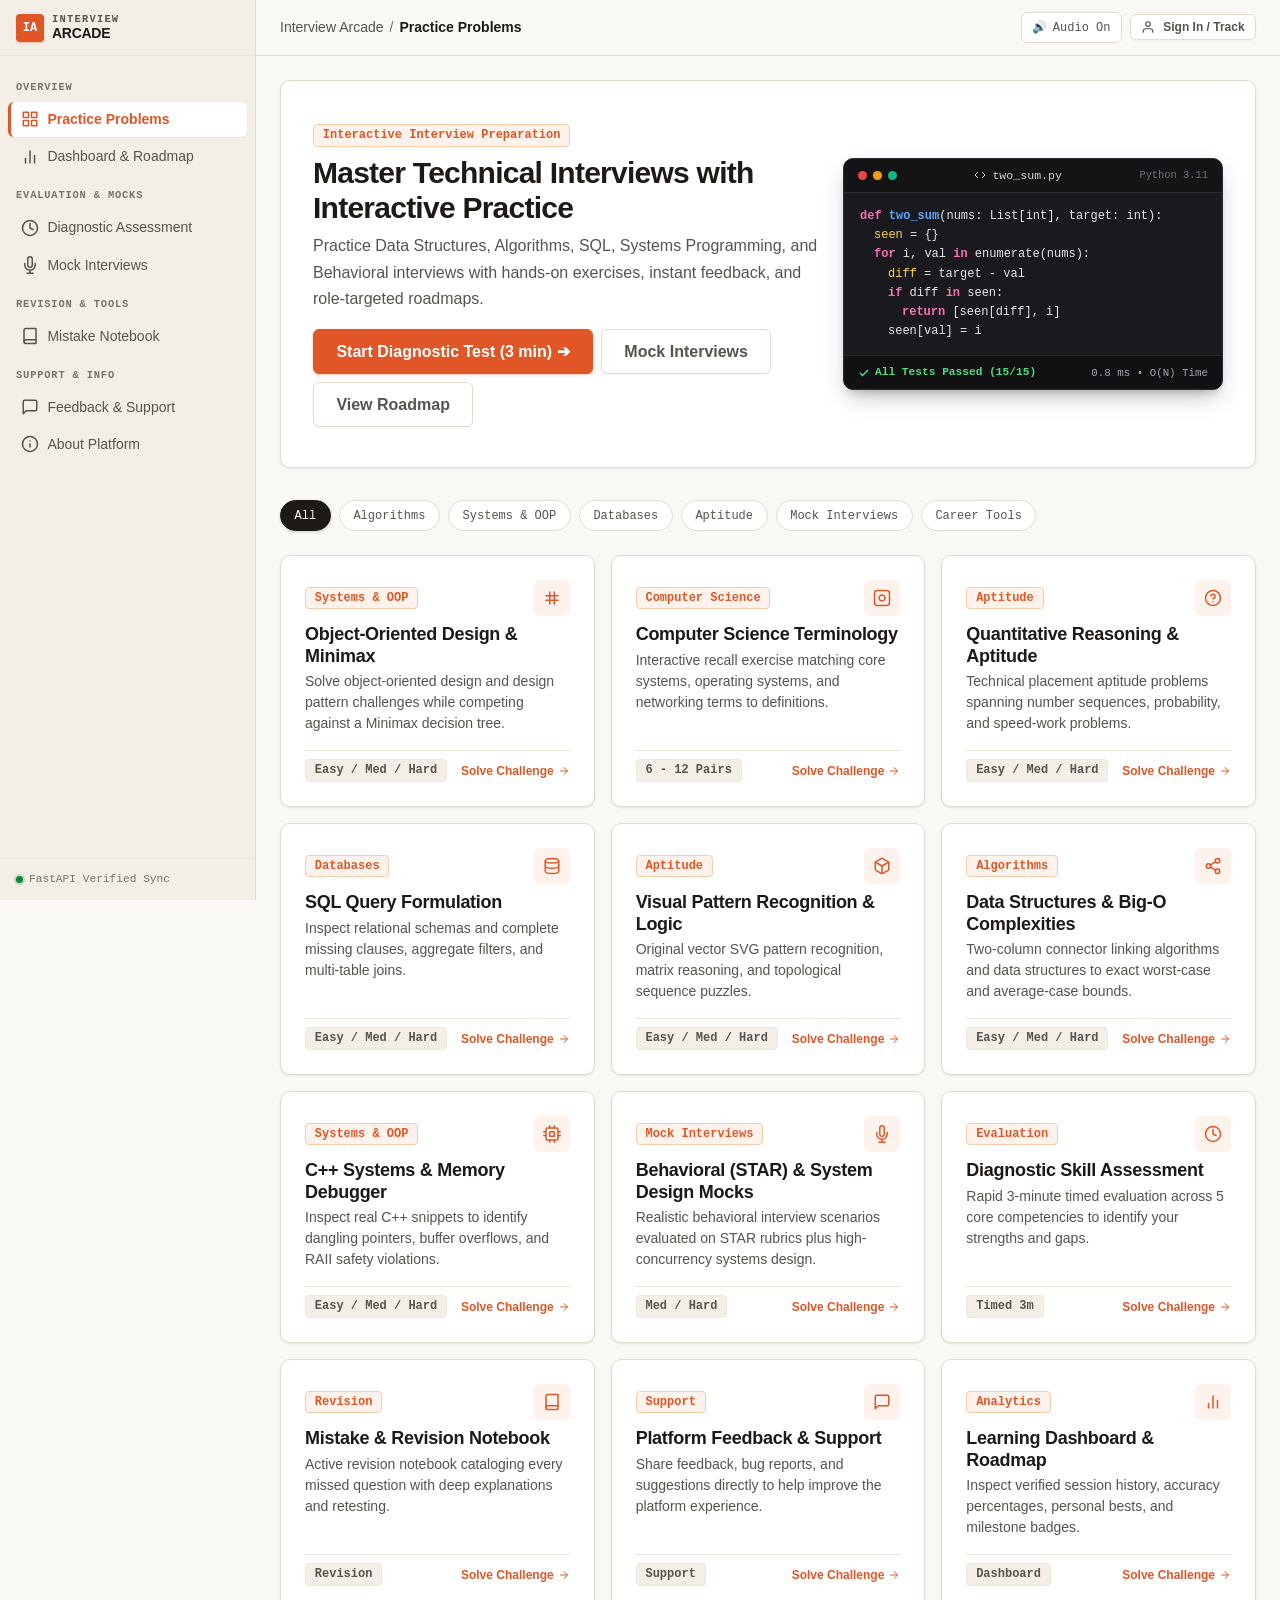
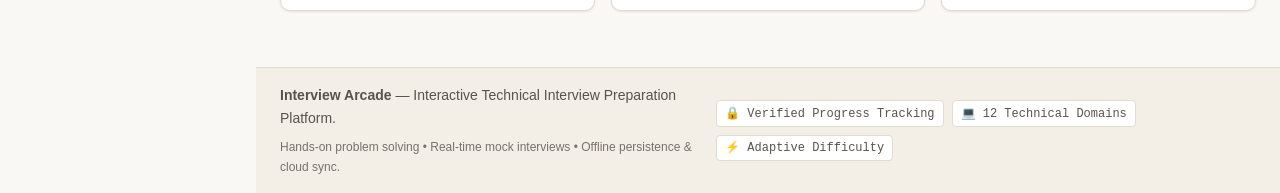
<file: index.html>
<!DOCTYPE html>
<html lang="en">
<head>
  <meta charset="UTF-8">
  <meta name="viewport" content="width=device-width, initial-scale=1.0">
  <title>Interview Arcade — Handcrafted CS Placement Platform</title>
  <meta name="description" content="Interactive technical interview preparation platform. Master Data Structures, Algorithms, SQL, Systems, and Behavioral interviews with hands-on challenges and personalized learning roadmaps.">
  
  <!-- Design System Stylesheets -->
  <link rel="stylesheet" href="css/tokens.css">
  <link rel="stylesheet" href="css/base.css">
  <link rel="stylesheet" href="css/layout.css">
  <link rel="stylesheet" href="css/components.css">
  
  <!-- Mini-Game & View Stylesheets -->
  <link rel="stylesheet" href="css/games/tictactoe.css">
  <link rel="stylesheet" href="css/games/memory.css">
  <link rel="stylesheet" href="css/games/aptitude.css">
  <link rel="stylesheet" href="css/games/sql.css">
  <link rel="stylesheet" href="css/games/riddles.css">
  <link rel="stylesheet" href="css/games/dsa.css">
  <link rel="stylesheet" href="css/games/debugger.css">
  <link rel="stylesheet" href="css/games/interview.css">
  <link rel="stylesheet" href="css/games/assessment.css">
  <link rel="stylesheet" href="css/views/home.css">
  <link rel="stylesheet" href="css/views/dashboard.css">
  <link rel="stylesheet" href="css/views/feedback.css">
  <link rel="stylesheet" href="css/views/mistakes.css">
  <link rel="stylesheet" href="css/views/about.css">
</head>
<body>
  <!-- Accessibility Skip Link -->
  <a href="#main-content" class="skip-link">Skip to main arcade area</a>

  <!-- Mobile Drawer Backdrop Overlay -->
  <div id="sidebar-backdrop" class="sidebar-backdrop" aria-hidden="true"></div>

  <!-- Master Two-Column Application Shell -->
  <div class="app-layout">
    <!-- Collapsible Persistent Left Navigation Sidebar -->
    <aside id="app-sidebar" class="app-sidebar" aria-label="Main Navigation">
      <div class="sidebar-header">
        <a href="#/" class="brand" aria-label="Interview Arcade Home">
          <span class="brand-badge" aria-hidden="true">IA</span>
          <div class="brand-title">
            <span class="brand-name">INTERVIEW</span>
            <span class="brand-sub">ARCADE</span>
          </div>
        </a>
        <button id="close-sidebar-btn" type="button" class="btn-icon mobile-only" aria-label="Close navigation sidebar">
          <svg width="18" height="18" viewBox="0 0 24 24" fill="none" stroke="currentColor" stroke-width="2" stroke-linecap="round" stroke-linejoin="round"><line x1="18" y1="6" x2="6" y2="18"></line><line x1="6" y1="6" x2="18" y2="18"></line></svg>
        </button>
      </div>

      <nav class="sidebar-nav" aria-label="Main Navigation">
        <!-- Main Group -->
        <div class="nav-section-title">OVERVIEW</div>
        <a href="#/" class="nav-link">
          <svg class="nav-icon" width="18" height="18" viewBox="0 0 24 24" fill="none" stroke="currentColor" stroke-width="2" stroke-linecap="round" stroke-linejoin="round"><rect x="3" y="3" width="7" height="7"></rect><rect x="14" y="3" width="7" height="7"></rect><rect x="14" y="14" width="7" height="7"></rect><rect x="3" y="14" width="7" height="7"></rect></svg>
          <span>Practice Problems</span>
        </a>
        <a href="#/dashboard" class="nav-link">
          <svg class="nav-icon" width="18" height="18" viewBox="0 0 24 24" fill="none" stroke="currentColor" stroke-width="2" stroke-linecap="round" stroke-linejoin="round"><line x1="18" y1="20" x2="18" y2="10"></line><line x1="12" y1="20" x2="12" y2="4"></line><line x1="6" y1="20" x2="6" y2="14"></line></svg>
          <span>Dashboard & Roadmap</span>
        </a>

        <!-- Evaluation Group -->
        <div class="nav-section-title">EVALUATION & MOCKS</div>
        <a href="#/assessment" class="nav-link">
          <svg class="nav-icon" width="18" height="18" viewBox="0 0 24 24" fill="none" stroke="currentColor" stroke-width="2" stroke-linecap="round" stroke-linejoin="round"><circle cx="12" cy="12" r="10"></circle><polyline points="12 6 12 12 16 14"></polyline></svg>
          <span>Diagnostic Assessment</span>
        </a>
        <a href="#/interview" class="nav-link">
          <svg class="nav-icon" width="18" height="18" viewBox="0 0 24 24" fill="none" stroke="currentColor" stroke-width="2" stroke-linecap="round" stroke-linejoin="round"><path d="M12 1a3 3 0 0 0-3 3v8a3 3 0 0 0 6 0V4a3 3 0 0 0-3-3z"></path><path d="M19 10v2a7 7 0 0 1-14 0v-2"></path><line x1="12" y1="19" x2="12" y2="23"></line><line x1="8" y1="23" x2="16" y2="23"></line></svg>
          <span>Mock Interviews</span>
        </a>

        <!-- Study & Revision Group -->
        <div class="nav-section-title">REVISION & TOOLS</div>
        <a href="#/mistakes" class="nav-link">
          <svg class="nav-icon" width="18" height="18" viewBox="0 0 24 24" fill="none" stroke="currentColor" stroke-width="2" stroke-linecap="round" stroke-linejoin="round"><path d="M4 19.5A2.5 2.5 0 0 1 6.5 17H20"></path><path d="M6.5 2H20v20H6.5A2.5 2.5 0 0 1 4 19.5v-15A2.5 2.5 0 0 1 6.5 2z"></path></svg>
          <span>Mistake Notebook</span>
        </a>

        <!-- Platform Metadata Group -->
        <div class="nav-section-title">SUPPORT & INFO</div>
        <a href="#/feedback" class="nav-link">
          <svg class="nav-icon" width="18" height="18" viewBox="0 0 24 24" fill="none" stroke="currentColor" stroke-width="2" stroke-linecap="round" stroke-linejoin="round"><path d="M21 15a2 2 0 0 1-2 2H7l-4 4V5a2 2 0 0 1 2-2h14a2 2 0 0 1 2 2z"></path></svg>
          <span>Feedback & Support</span>
        </a>
        <a href="#/about" class="nav-link">
          <svg class="nav-icon" width="18" height="18" viewBox="0 0 24 24" fill="none" stroke="currentColor" stroke-width="2" stroke-linecap="round" stroke-linejoin="round"><circle cx="12" cy="12" r="10"></circle><line x1="12" y1="16" x2="12" y2="12"></line><line x1="12" y1="8" x2="12.01" y2="8"></line></svg>
          <span>About Platform</span>
        </a>
      </nav>

      <!-- Sidebar Status & Account Footer -->
      <div class="sidebar-footer">
        <div class="sidebar-sync-badge">
          <span class="sync-dot"></span>
          <span>FastAPI Verified Sync</span>
        </div>
      </div>
    </aside>

    <!-- Main Content Flow Wrapper -->
    <div class="app-main-wrapper">
      <!-- Top Application Header Bar -->
      <header id="app-topbar" class="app-topbar">
        <div class="topbar-left">
          <button id="mobile-sidebar-toggle" type="button" class="btn-icon mobile-only" aria-label="Open navigation menu">
            <svg width="20" height="20" viewBox="0 0 24 24" fill="none" stroke="currentColor" stroke-width="2" stroke-linecap="round" stroke-linejoin="round"><line x1="3" y1="12" x2="21" y2="12"></line><line x1="3" y1="6" x2="21" y2="6"></line><line x1="3" y1="18" x2="21" y2="18"></line></svg>
          </button>
          <div id="breadcrumb-display" class="topbar-breadcrumb">
            <span class="breadcrumb-root">Interview Arcade</span>
            <span class="breadcrumb-separator">/</span>
            <span id="breadcrumb-current" class="breadcrumb-leaf">Dashboard</span>
          </div>
        </div>

        <!-- Topbar Right Utilities -->
        <div class="topbar-right">
          <button id="sound-toggle-btn" class="audio-toggle" type="button" aria-label="Toggle Sound Effects" title="Toggle tactile arcade bleeps">
            <span id="sound-icon" aria-hidden="true">🔊</span>
            <span id="sound-label">Audio On</span>
          </button>

          <div id="auth-status-container">
            <button id="auth-modal-btn" type="button" class="btn btn-sm btn-subtle">
              <span>👤</span> Sign In / Profile
            </button>
          </div>
        </div>
      </header>

      <!-- Dynamic Viewport Area -->
      <main id="main-content" tabindex="-1">
        <div id="app-view"></div>
      </main>

      <!-- Application Footer -->
      <footer id="app-footer">
        <div class="footer-inner">
          <div class="footer-copy">
            <p><strong>Interview Arcade</strong> — Interactive Technical Interview Preparation Platform.</p>
            <p class="footer-subtext">Hands-on problem solving • Real-time mock interviews • Offline persistence & cloud sync.</p>
          </div>
          <div class="footer-meta">
            <span class="footer-badge">🔒 Verified Progress Tracking</span>
            <span class="footer-badge">💻 12 Technical Domains</span>
            <span class="footer-badge">⚡ Adaptive Difficulty</span>
          </div>
        </div>
      </footer>
    </div>
  </div>

  <!-- Live Announcer / Toast for Accessible Notifications -->
  <div id="app-toast" role="status" aria-live="polite"></div>

  <!-- Student Authentication & Target Role Modal Dialog -->
  <div id="auth-modal" class="modal-backdrop" role="dialog" aria-modal="true" aria-labelledby="auth-modal-title">
    <div class="modal-dialog">
      <div class="modal-header">
        <h3 id="auth-modal-title">Student Preparation Profile</h3>
        <button type="button" id="close-auth-modal-btn" class="btn btn-subtle btn-sm" aria-label="Close dialog">✕</button>
      </div>
      <div class="modal-body">
        <!-- Auth Tabs -->
        <div style="display: flex; gap: var(--space-xs); margin-bottom: var(--space-md); border-bottom: 2px solid var(--color-ink); padding-bottom: var(--space-xs);">
          <button type="button" id="tab-login-btn" class="btn btn-sm btn-primary">Sign In</button>
          <button type="button" id="tab-register-btn" class="btn btn-sm btn-subtle">Create Account</button>
        </div>

        <!-- Login Form -->
        <form id="login-form" style="display: flex; flex-direction: column; gap: var(--space-sm);">
          <div>
            <label for="login-email"><strong>Username or Email Address</strong></label>
            <input type="text" id="login-email" class="feedback-input" placeholder="username or student@example.com" required style="margin-top: 4px;">
          </div>
          <div>
            <label for="login-password"><strong>Password</strong></label>
            <input type="password" id="login-password" class="feedback-input" placeholder="••••••••" required style="margin-top: 4px;">
          </div>
          <div id="login-error-msg" style="color: var(--color-error); font-size: var(--font-size-xs); display: none;"></div>
          <button type="submit" class="btn btn-primary" style="margin-top: var(--space-xs);">Log In & Sync Progress</button>
        </form>

        <!-- Register Form (hidden by default) -->
        <form id="register-form" style="display: none; flex-direction: column; gap: var(--space-sm);">
          <div>
            <label for="reg-username"><strong>Username (Handle)</strong></label>
            <input type="text" id="reg-username" class="feedback-input" placeholder="coder_patel" required minlength="3" style="margin-top: 4px;">
          </div>
          <div>
            <label for="reg-email"><strong>Email Address</strong></label>
            <input type="email" id="reg-email" class="feedback-input" placeholder="student@example.com" required style="margin-top: 4px;">
          </div>
          <div>
            <label for="reg-password"><strong>Password</strong></label>
            <input type="password" id="reg-password" class="feedback-input" placeholder="Min 6 characters" required minlength="6" style="margin-top: 4px;">
          </div>
          <div>
            <label for="reg-role"><strong>Target Career Track</strong></label>
            <select id="reg-role" class="feedback-input" style="margin-top: 4px; background: var(--color-surface);">
              <option value="backend">Core Backend & Systems (OOP, SQL, DSA)</option>
              <option value="systems">Systems & Embedded (C++, Memory Safety, DSA)</option>
              <option value="fullstack">Full Stack Engineer (OOP, SQL, Web)</option>
              <option value="data">Data Engineer & Analytics (SQL, DSA, Aptitude)</option>
            </select>
          </div>
          <div id="reg-error-msg" style="color: var(--color-error); font-size: var(--font-size-xs); display: none;"></div>
          <button type="submit" class="btn btn-primary" style="margin-top: var(--space-xs);">Create Profile & Begin Track</button>
        </form>
      </div>
    </div>
  </div>

  <!-- Main ES Module Entry Point -->
  <script type="module" src="js/app.js"></script>
</body>
</html>
</file>
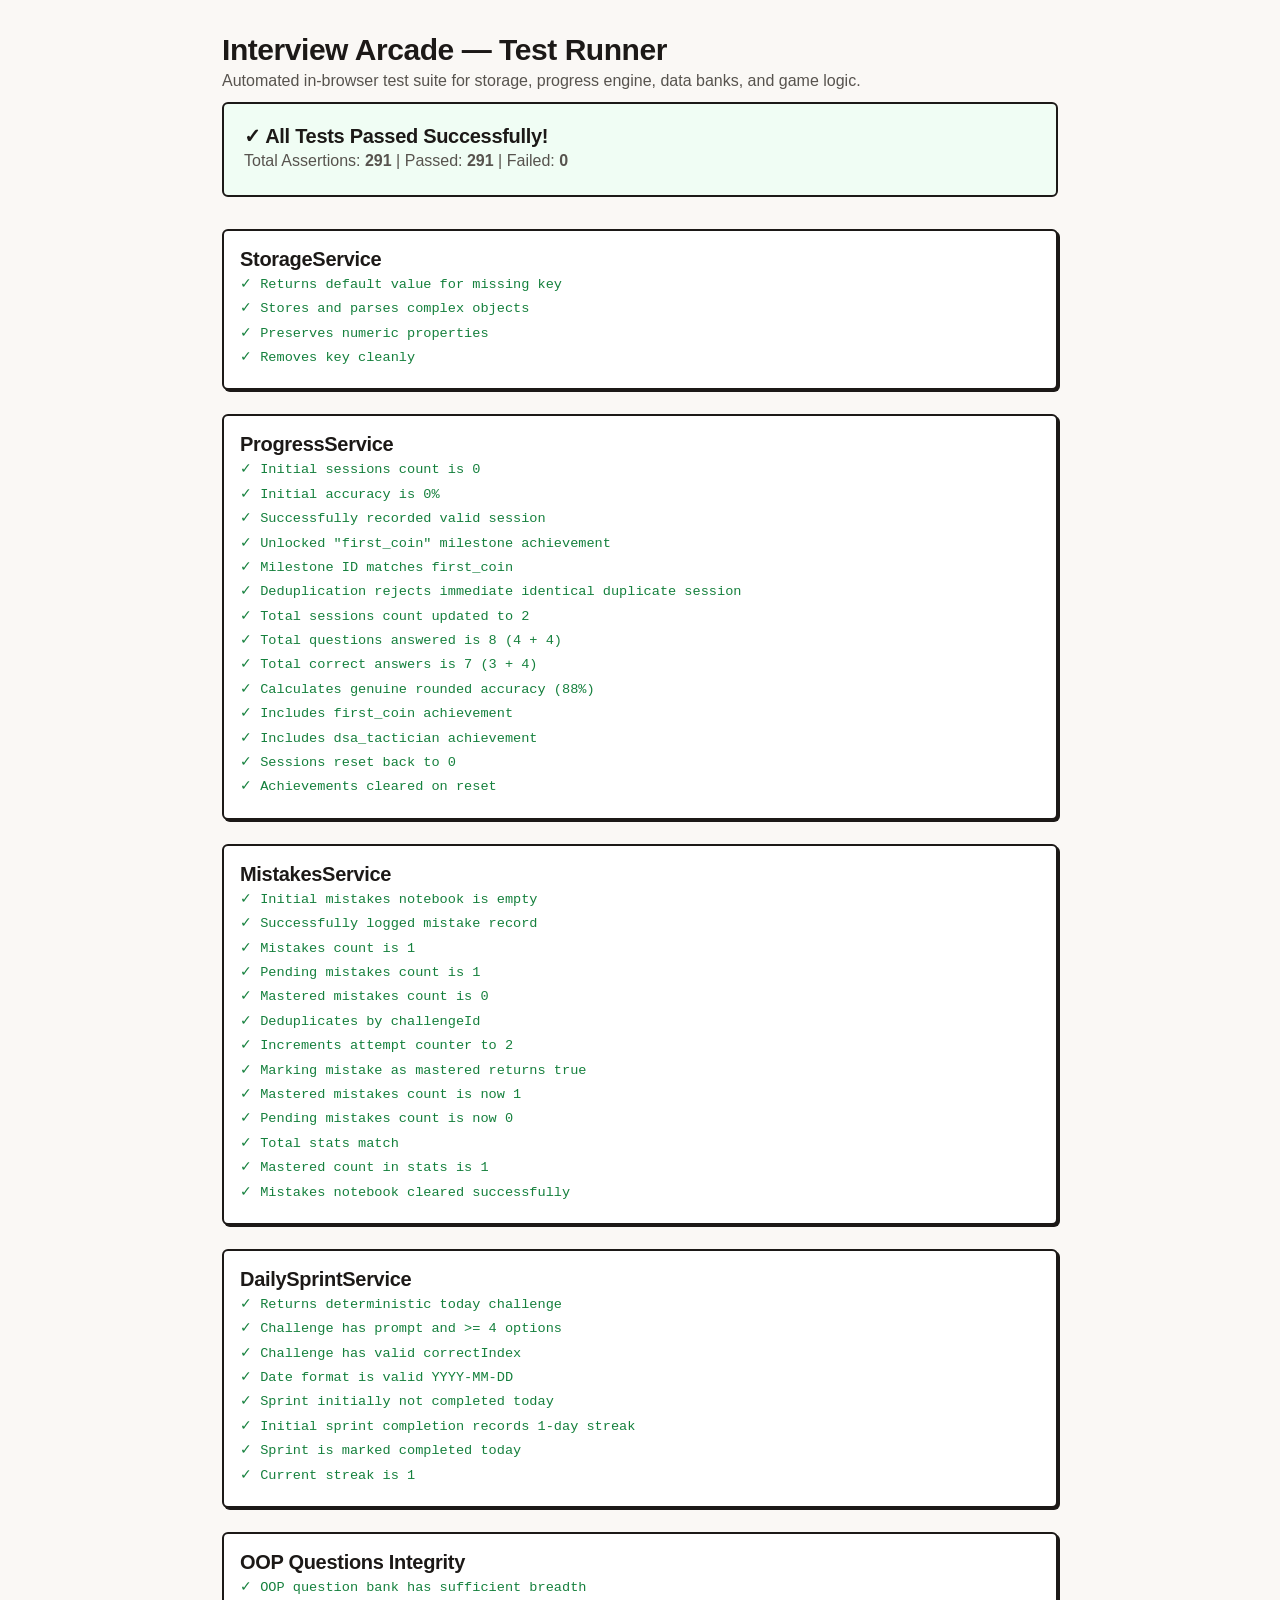
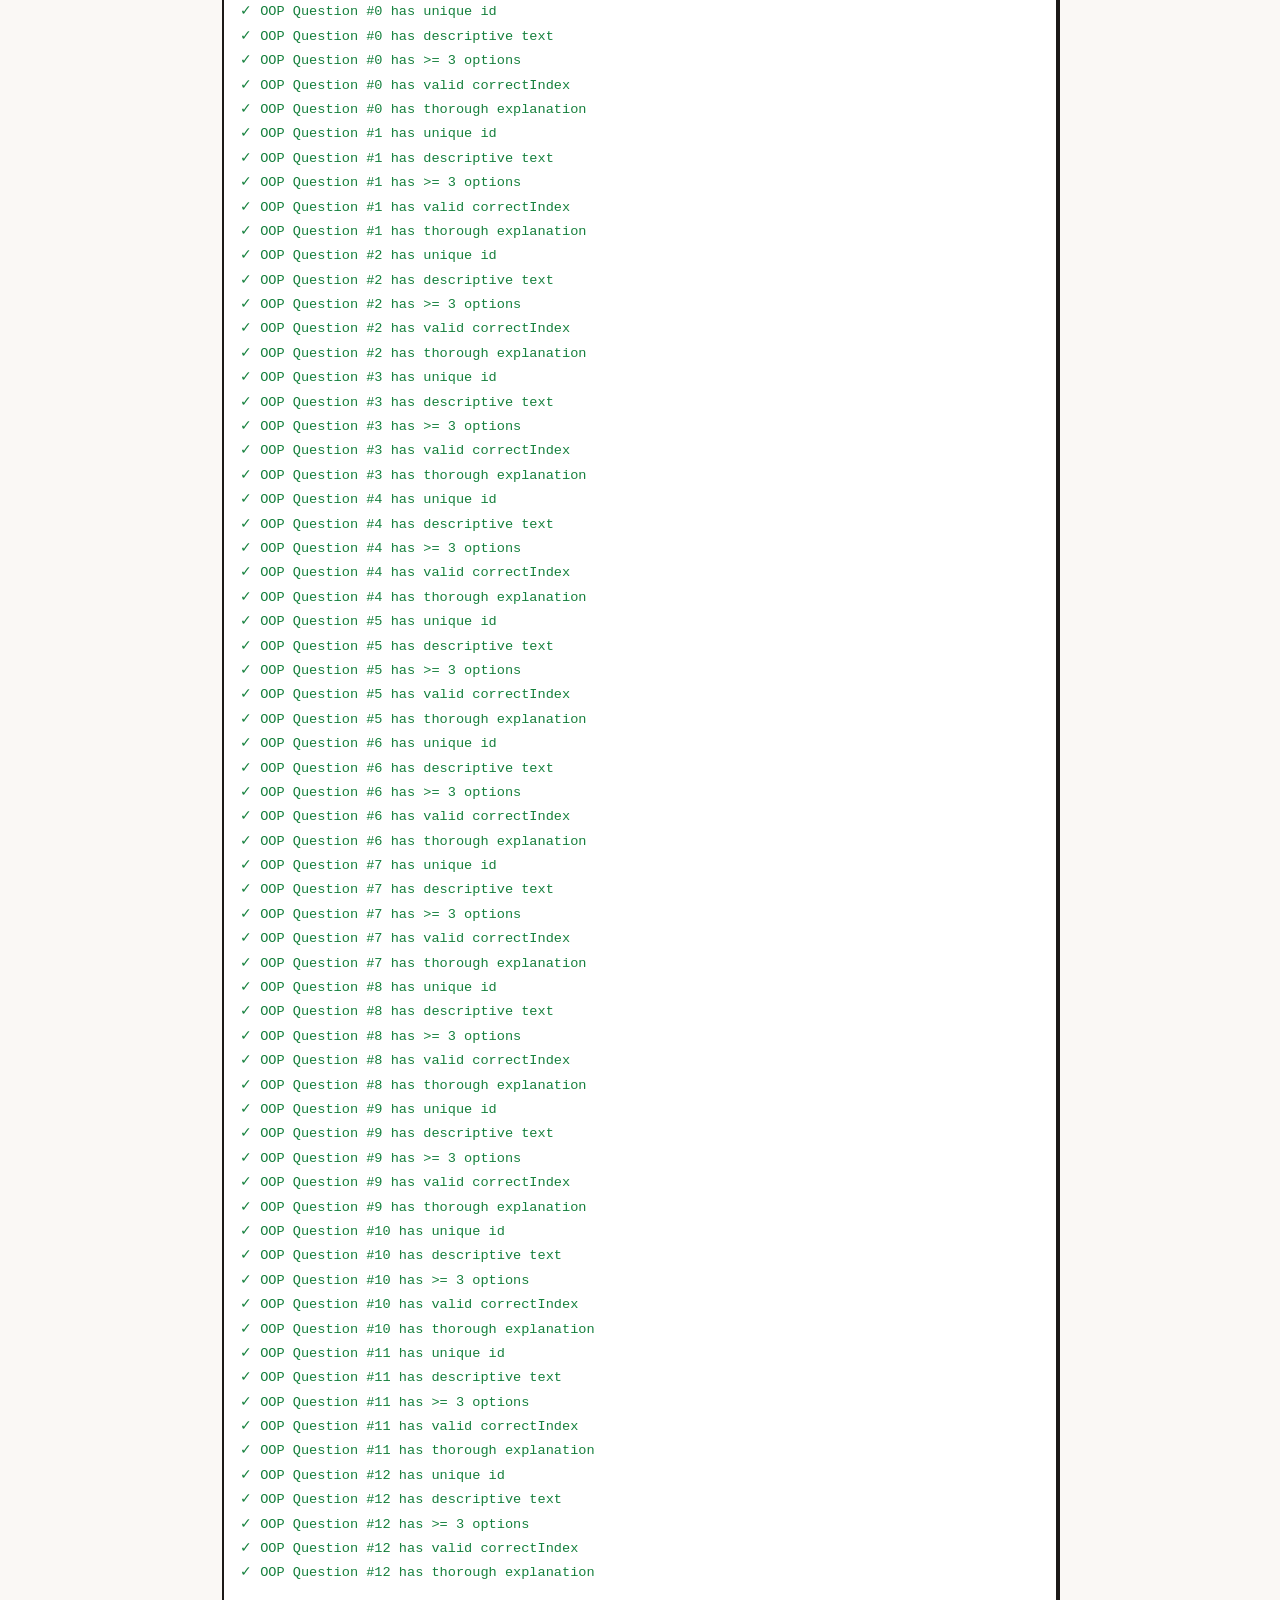
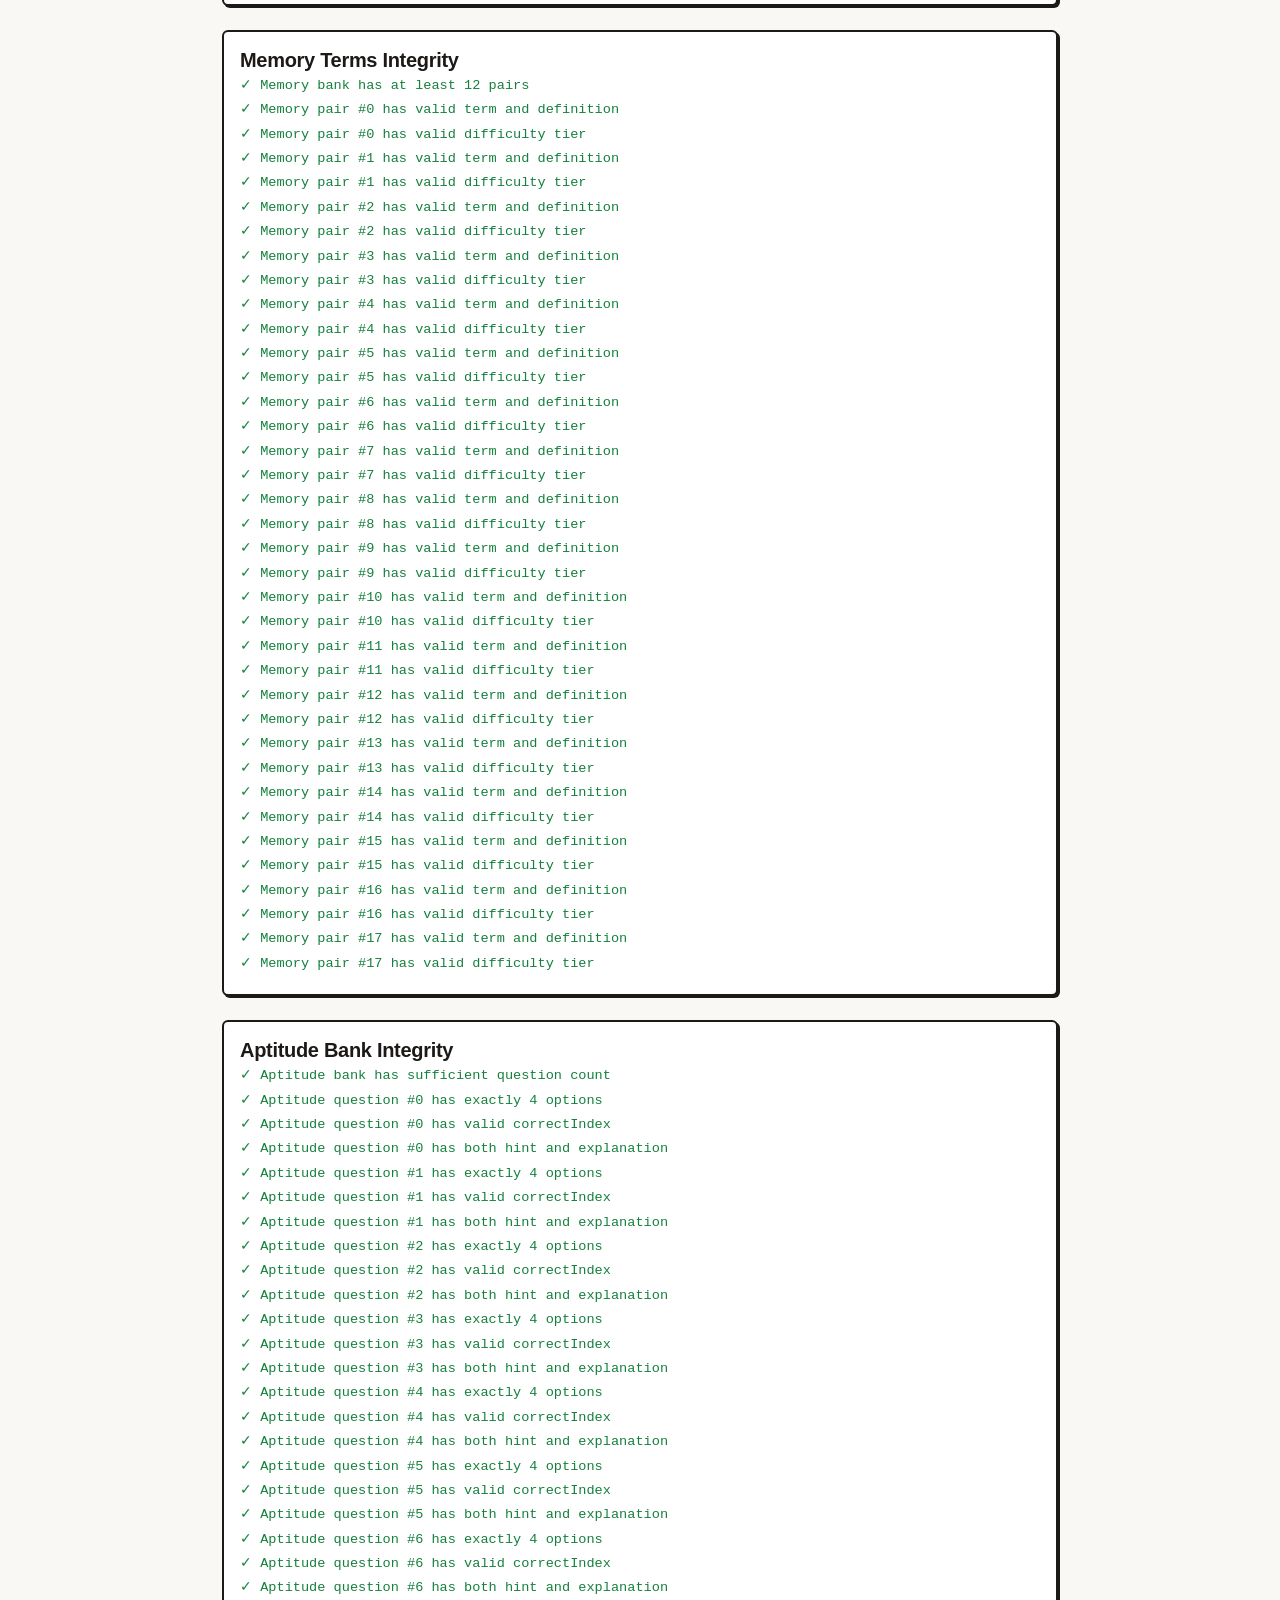
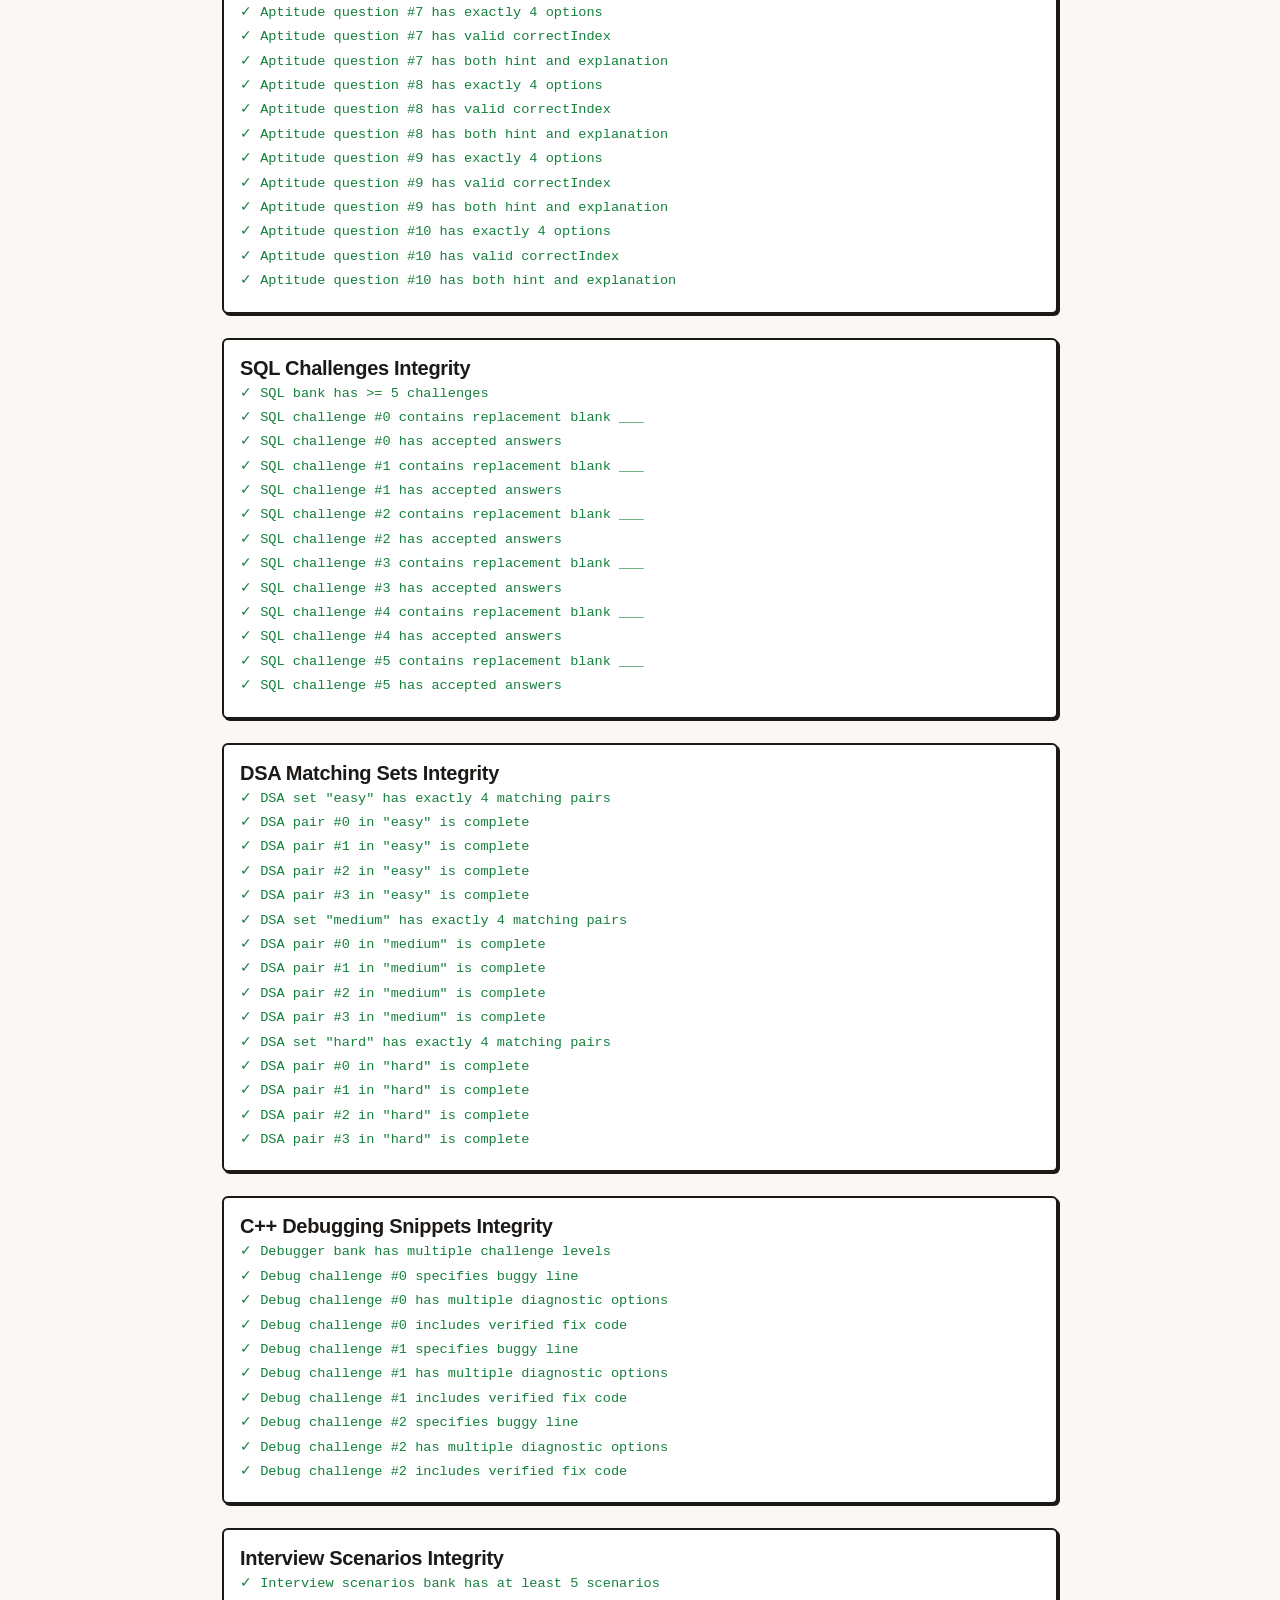
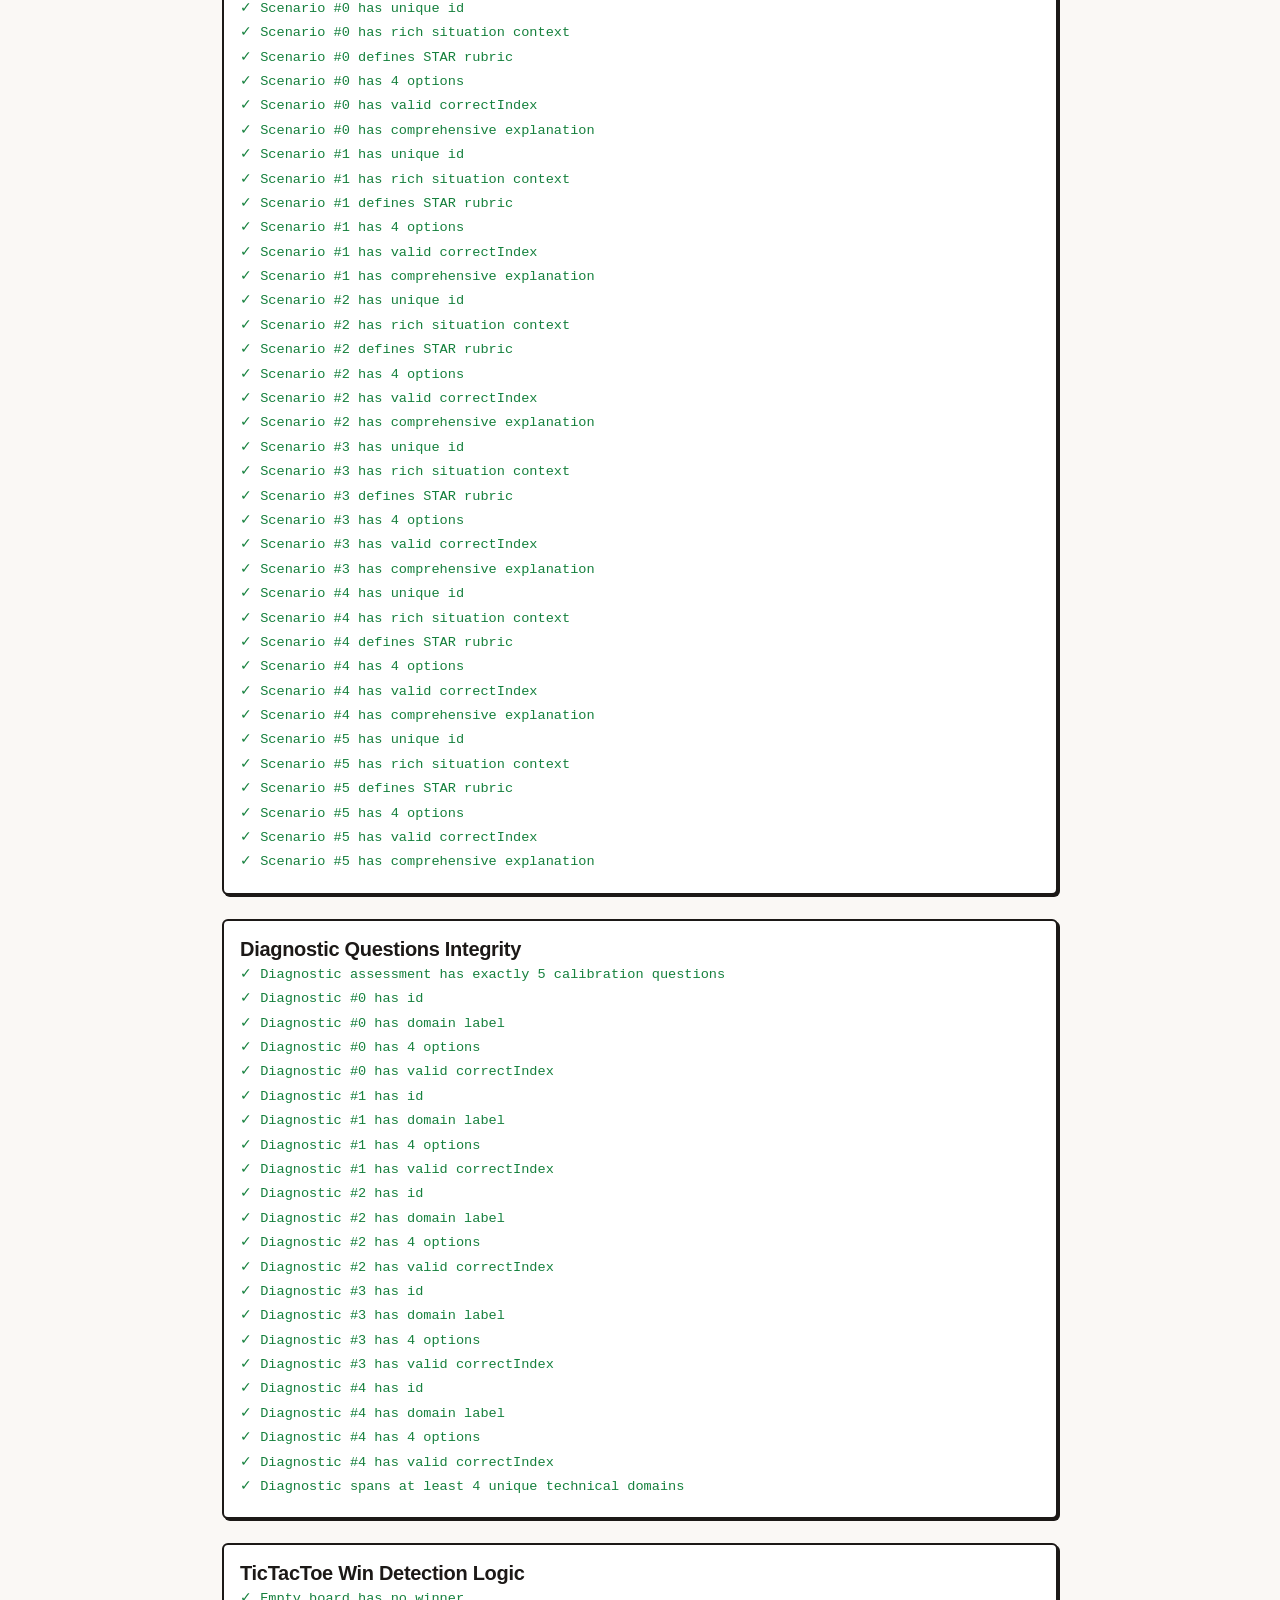
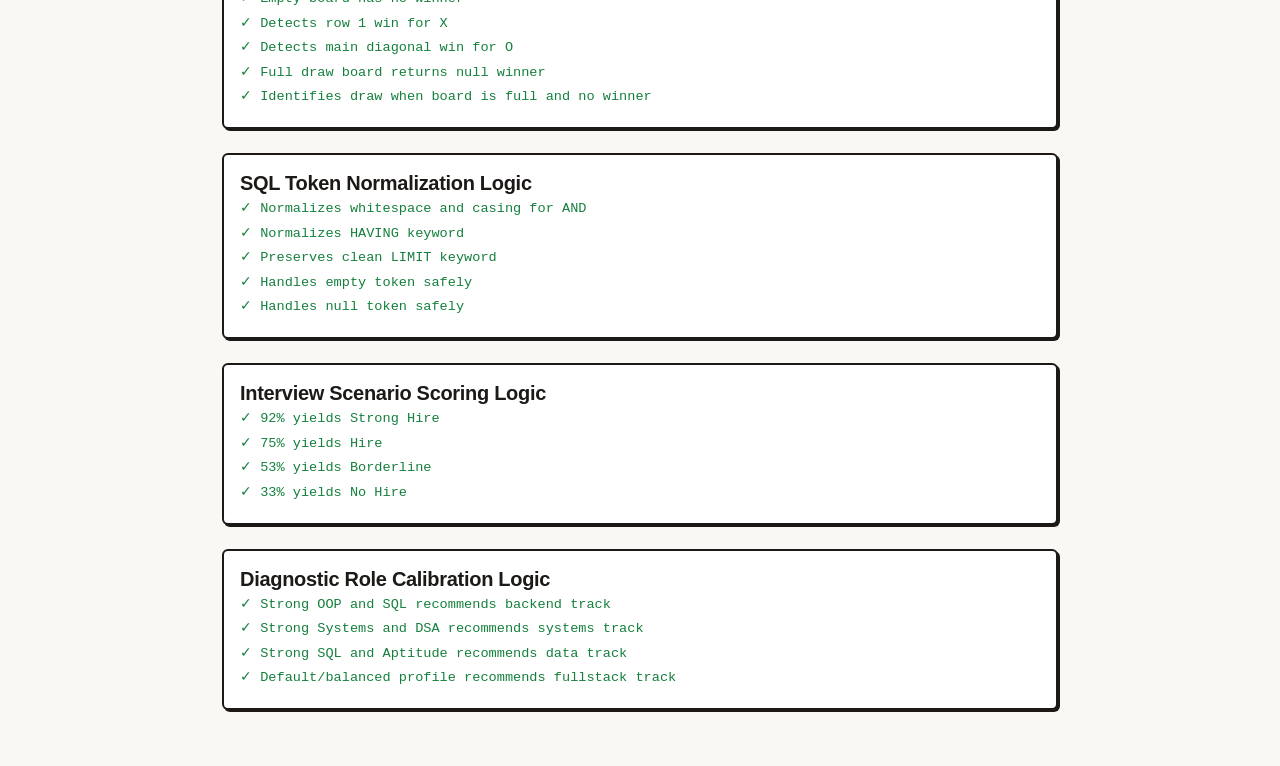
<file: tests/runner.html>
<!DOCTYPE html>
<html lang="en">
<head>
  <meta charset="UTF-8">
  <meta name="viewport" content="width=device-width, initial-scale=1.0">
  <title>Interview Arcade — Automated Browser Test Runner</title>
  <link rel="stylesheet" href="../css/tokens.css">
  <link rel="stylesheet" href="../css/base.css">
  <style>
    body { padding: 2rem; max-width: 900px; margin: 0 auto; }
    .suite-box { margin-bottom: 1.5rem; background: var(--color-surface); border: 2px solid var(--color-ink); border-radius: 6px; padding: 1rem; box-shadow: 2px 2px 0px var(--color-ink); }
    .test-pass { color: var(--color-success); margin: 0.25rem 0; font-family: var(--font-mono); font-size: 0.85rem; }
    .test-fail { color: var(--color-error); margin: 0.25rem 0; font-family: var(--font-mono); font-size: 0.85rem; font-weight: bold; }
    .summary-card { padding: 1.25rem; border-radius: 6px; border: 2px solid var(--color-ink); margin-bottom: 2rem; }
  </style>
</head>
<body>
  <h1>Interview Arcade — Test Runner</h1>
  <p>Automated in-browser test suite for storage, progress engine, data banks, and game logic.</p>
  <div id="test-summary" class="summary-card" style="background: var(--color-bg-subtle);">
    Running tests...
  </div>
  <div id="test-results"></div>

  <script type="module">
    import { runServicesTests } from './services.test.js';
    import { runContentTests } from './content.test.js';
    import { runGameLogicTests } from './games.test.js';

    let total = 0;
    let passed = 0;
    let failed = 0;
    let currentContainer = null;
    const resultsContainer = document.getElementById('test-results');

    const assert = {
      describe(name, fn) {
        currentContainer = document.createElement('div');
        currentContainer.className = 'suite-box';
        const h3 = document.createElement('h3');
        h3.textContent = name;
        currentContainer.appendChild(h3);
        resultsContainer.appendChild(currentContainer);
        fn();
      },
      ok(val, message) {
        total++;
        const p = document.createElement('div');
        if (Boolean(val)) {
          passed++;
          p.className = 'test-pass';
          p.textContent = '✓ ' + message;
        } else {
          failed++;
          p.className = 'test-fail';
          p.textContent = '✗ ' + message;
        }
        currentContainer.appendChild(p);
      },
      equal(actual, expected, message) {
        total++;
        const p = document.createElement('div');
        if (actual === expected) {
          passed++;
          p.className = 'test-pass';
          p.textContent = '✓ ' + message;
        } else {
          failed++;
          p.className = 'test-fail';
          p.textContent = `✗ ${message} (Expected ${expected}, got ${actual})`;
        }
        currentContainer.appendChild(p);
      },
      deepEqual(actual, expected, message) {
        total++;
        const p = document.createElement('div');
        if (JSON.stringify(actual) === JSON.stringify(expected)) {
          passed++;
          p.className = 'test-pass';
          p.textContent = '✓ ' + message;
        } else {
          failed++;
          p.className = 'test-fail';
          p.textContent = `✗ ${message} (Mismatch)`;
        }
        currentContainer.appendChild(p);
      }
    };

    runServicesTests(assert);
    runContentTests(assert);
    runGameLogicTests(assert);

    const summaryEl = document.getElementById('test-summary');
    summaryEl.style.backgroundColor = failed === 0 ? 'var(--color-success-bg)' : 'var(--color-error-bg)';
    summaryEl.innerHTML = `
      <h3>${failed === 0 ? '✓ All Tests Passed Successfully!' : '✗ Test Failures Detected'}</h3>
      <p>Total Assertions: <strong>${total}</strong> | Passed: <strong>${passed}</strong> | Failed: <strong>${failed}</strong></p>
    `;
  </script>
</body>
</html>
</file>
<file: css/tokens.css>
/* ==========================================================================
   Interview Arcade — Design Tokens
   Editorial Placement Preparation Platform
   ========================================================================== */

:root {
  /* Surface & Canvas (Warm Paper & Rich Ink Palette) */
  --color-bg: #FAF8F5;              /* Warm off-white canvas */
  --color-bg-subtle: #F3EFE6;       /* Warm stone neutral panel */
  --color-bg-elevated: #EDE7DC;     /* Recessed well / active sidebar item */
  --color-surface: #FFFFFF;         /* Crisp paper card surface */
  --color-surface-hover: #FFFDF9;   /* Hovered card surface */
  --color-surface-active: #F5EFE4;  /* Pressed card state */
  --color-surface-inset: #ECE5D8;   /* Inset well / code preview container */
  --color-surface-code: #1A1A1E;    /* Deep charcoal code box */

  /* Text & Ink Typography */
  --color-ink: #1C1917;             /* Dark near-black charcoal */
  --color-ink-muted: #57534E;       /* Warm secondary text */
  --color-ink-faint: #78716C;       /* Tertiary captions / hints */
  --color-ink-code: #F5F5F4;        /* Monospace text */
  --color-ink-inverse: #FFFFFF;     /* White text on dark/accent surfaces */

  /* Structural Borders & Lines */
  --color-border: #E2DBD0;          /* Refined subtle border */
  --color-border-subtle: #ECE6DB;   /* Light line divider */
  --color-border-bold: #292524;     /* High-contrast ink border */

  /* Primary Brand Accent (Warm Terracotta / Arcade Vermilion) */
  --color-accent: #E05626;          /* Distinctive warm accent */
  --color-accent-hover: #C8461A;    /* Darkened hover accent */
  --color-accent-active: #A93610;   /* Pressed accent */
  --color-accent-surface: #FDF3EC;  /* Light tint surface */
  --color-accent-border: #F6CCA9;   /* Tint border */
  --color-accent-ink: #FFFFFF;      /* Text on accent */

  /* Semantic Feedback States */
  --color-success: #15803D;         /* Success green */
  --color-success-bg: #F0FDF4;      /* Success surface */
  --color-success-border: #86EFAC;  /* Success border */
  --color-error: #B91C1C;           /* Crimson error */
  --color-error-bg: #FEF2F2;        /* Error surface */
  --color-error-border: #FCA5A5;    /* Error border */
  --color-warning: #B45309;         /* Amber warning */
  --color-warning-bg: #FFFBEB;      /* Warning surface */
  --color-warning-border: #FCD34D;  /* Warning border */
  --color-info: #3730A3;            /* Deep indigo info */
  --color-info-bg: #EEF2FF;         /* Info surface */
  --color-info-border: #A5B4FC;     /* Info border */

  /* Genuine Difficulty Indicators */
  --diff-easy-bg: #ECFDF5;
  --diff-easy-border: #10B981;
  --diff-easy-text: #065F46;
  --diff-medium-bg: #FFFBEB;
  --diff-medium-border: #F59E0B;
  --diff-medium-text: #92400E;
  --diff-hard-bg: #FEF2F2;
  --diff-hard-border: #EF4444;
  --diff-hard-text: #991B1B;

  /* Typography Scales */
  --font-sans: -apple-system, BlinkMacSystemFont, "Segoe UI", Roboto, "Helvetica Neue", Arial, sans-serif;
  --font-mono: "Cascadia Code", "Fira Code", "JetBrains Mono", Consolas, Menlo, Monaco, monospace;
  
  --font-size-xs: 0.75rem;     /* 12px */
  --font-size-sm: 0.875rem;    /* 14px */
  --font-size-base: 1rem;      /* 16px */
  --font-size-md: 1.125rem;    /* 18px */
  --font-size-lg: 1.25rem;     /* 20px */
  --font-size-xl: 1.5rem;      /* 24px */
  --font-size-2xl: 1.875rem;   /* 30px */
  --font-size-3xl: 2.25rem;    /* 36px */

  --font-weight-regular: 400;
  --font-weight-medium: 500;
  --font-weight-semibold: 600;
  --font-weight-bold: 700;
  --font-weight-extrabold: 800;

  --line-height-tight: 1.2;
  --line-height-snug: 1.35;
  --line-height-normal: 1.5;
  --line-height-relaxed: 1.65;

  /* Spacing Scale */
  --space-3xs: 0.25rem;   /* 4px */
  --space-2xs: 0.375rem;  /* 6px */
  --space-xs: 0.5rem;     /* 8px */
  --space-sm: 0.75rem;    /* 12px */
  --space-md: 1rem;       /* 16px */
  --space-lg: 1.5rem;     /* 24px */
  --space-xl: 2rem;       /* 32px */
  --space-2xl: 2.5rem;    /* 40px */
  --space-3xl: 3.5rem;    /* 56px */

  /* Border Radii */
  --radius-xs: 4px;
  --radius-sm: 6px;
  --radius-md: 10px;
  --radius-lg: 14px;
  --radius-xl: 20px;
  --radius-full: 9999px;

  /* Editorial Shadows & Tactile Accents */
  --border-width-sm: 1px;
  --border-width-md: 2px;
  --border-width-lg: 3px;

  --shadow-xs: 0 1px 2px rgba(28, 25, 23, 0.04);
  --shadow-sm: 0 1px 3px rgba(28, 25, 23, 0.06), 0 1px 2px rgba(28, 25, 23, 0.04);
  --shadow-md: 0 4px 6px -1px rgba(28, 25, 23, 0.07), 0 2px 4px -2px rgba(28, 25, 23, 0.04);
  --shadow-lg: 0 10px 15px -3px rgba(28, 25, 23, 0.08), 0 4px 6px -4px rgba(28, 25, 23, 0.04);
  --shadow-xl: 0 20px 25px -5px rgba(28, 25, 23, 0.1), 0 8px 10px -6px rgba(28, 25, 23, 0.05);

  --shadow-tactile-sm: 2px 2px 0px var(--color-ink);
  --shadow-tactile-md: 3px 3px 0px var(--color-ink);
  --shadow-tactile-lg: 4px 4px 0px var(--color-ink);
  --shadow-tactile-accent: 3px 3px 0px var(--color-accent);
  --shadow-inset: inset 0 2px 4px rgba(28, 25, 23, 0.06);

  /* Focus Rings */
  --focus-ring: 0 0 0 3px rgba(224, 86, 38, 0.35);
  --focus-ring-offset: 2px;

  /* Layout Dimensions */
  --sidebar-width: 256px;
  --topbar-height: 56px;
  --max-width-content: 1160px;
  --max-width-text: 740px;
  --max-width-game: 960px;

  /* Motion & Transitions */
  --transition-fast: 120ms cubic-bezier(0.4, 0, 0.2, 1);
  --transition-normal: 200ms cubic-bezier(0.4, 0, 0.2, 1);

  /* Z-Index Hierarchy */
  --z-base: 1;
  --z-sticky: 20;
  --z-sidebar: 90;
  --z-topbar: 100;
  --z-drawer: 200;
  --z-modal-backdrop: 500;
  --z-modal: 600;
  --z-toast: 1000;
}
</file>
<file: css/base.css>
/* ==========================================================================
   Interview Arcade — Base Styles & Reset
   ========================================================================== */

*, *::before, *::after {
  box-sizing: border-box;
  margin: 0;
  padding: 0;
}

html {
  font-size: 16px;
  -webkit-text-size-adjust: 100%;
  scroll-behavior: smooth;
  background-color: var(--color-bg);
  color: var(--color-ink);
}

body {
  min-height: 100vh;
  font-family: var(--font-sans);
  font-size: var(--font-size-base);
  line-height: var(--line-height-normal);
  color: var(--color-ink);
  background-color: var(--color-bg);
  -webkit-font-smoothing: antialiased;
  -moz-osx-font-smoothing: grayscale;
  display: flex;
  flex-direction: column;
}

/* Accessibility Skip Link */
.skip-link {
  position: absolute;
  top: -100px;
  left: var(--space-md);
  background: var(--color-ink);
  color: var(--color-bg);
  padding: var(--space-xs) var(--space-md);
  z-index: 10000;
  font-weight: var(--font-weight-semibold);
  border-radius: var(--radius-xs);
  text-decoration: none;
  transition: top var(--transition-fast);
}

.skip-link:focus {
  top: var(--space-md);
  box-shadow: var(--focus-ring);
}

/* Screen Reader Only Utility */
.sr-only {
  position: absolute;
  width: 1px;
  height: 1px;
  padding: 0;
  margin: -1px;
  overflow: hidden;
  clip: rect(0, 0, 0, 0);
  white-space: nowrap;
  border-width: 0;
}

/* Focus Management */
:focus-visible {
  outline: none;
  box-shadow: var(--focus-ring);
}

/* Typography Elements */
h1, h2, h3, h4, h5, h6 {
  color: var(--color-ink);
  line-height: var(--line-height-tight);
  font-weight: var(--font-weight-bold);
  letter-spacing: -0.015em;
}

h1 { font-size: var(--font-size-2xl); }
h2 { font-size: var(--font-size-xl); }
h3 { font-size: var(--font-size-lg); }
h4 { font-size: var(--font-size-md); font-weight: var(--font-weight-semibold); }

p {
  color: var(--color-ink-muted);
  line-height: var(--line-height-relaxed);
  margin-bottom: var(--space-xs);
}

p:last-child {
  margin-bottom: 0;
}

a {
  color: var(--color-accent);
  text-decoration: underline;
  text-underline-offset: 3px;
  transition: color var(--transition-fast);
}

a:hover {
  color: var(--color-accent-hover);
}

code, pre, kbd, samp {
  font-family: var(--font-mono);
  font-size: 0.9em;
}

code {
  background-color: var(--color-bg-subtle);
  color: var(--color-ink);
  padding: 0.15em 0.4em;
  border-radius: var(--radius-xs);
  border: var(--border-width-sm) solid var(--color-border);
}

pre {
  background-color: var(--color-surface-code);
  color: var(--color-ink-code);
  padding: var(--space-md);
  border-radius: var(--radius-sm);
  border: var(--border-width-md) solid var(--color-ink);
  overflow-x: auto;
  line-height: var(--line-height-normal);
}

pre code {
  background: transparent;
  color: inherit;
  padding: 0;
  border: none;
  font-size: 0.9em;
}

hr {
  border: none;
  border-top: var(--border-width-sm) solid var(--color-border-subtle);
  margin: var(--space-lg) 0;
}

img, svg {
  display: block;
  max-width: 100%;
  height: auto;
}

/* Form element resets */
button, input, select, textarea {
  font: inherit;
  color: inherit;
}

button {
  cursor: pointer;
  background: none;
  border: none;
}

/* Reduced Motion preferences */
@media (prefers-reduced-motion: reduce) {
  *, *::before, *::after {
    animation-duration: 0.01ms !important;
    animation-iteration-count: 1 !important;
    transition-duration: 0.01ms !important;
    scroll-behavior: auto !important;
  }
}
</file>
<file: css/layout.css>
/* ==========================================================================
   Interview Arcade — Layout Styles
   Two-Column Editorial Application Shell
   ========================================================================== */

/* 1. Master Application Layout */
.app-layout {
  display: flex;
  min-height: 100vh;
  width: 100%;
  background-color: var(--color-bg);
}

/* 2. Persistent Left Navigation Sidebar */
.app-sidebar {
  width: var(--sidebar-width);
  height: 100vh;
  position: fixed;
  top: 0;
  left: 0;
  bottom: 0;
  z-index: var(--z-sidebar);
  background-color: var(--color-bg-subtle);
  border-right: var(--border-width-sm) solid var(--color-border);
  display: flex;
  flex-direction: column;
  overflow-y: auto;
  overflow-x: hidden;
  transition: transform var(--transition-normal);
}

.sidebar-header {
  height: var(--topbar-height);
  padding: 0 var(--space-md);
  display: flex;
  align-items: center;
  justify-content: space-between;
  border-bottom: var(--border-width-sm) solid var(--color-border-subtle);
  background-color: var(--color-bg-subtle);
  position: sticky;
  top: 0;
  z-index: 2;
}

/* Brand Logo in Sidebar */
.brand {
  display: flex;
  align-items: center;
  gap: var(--space-xs);
  text-decoration: none;
  color: var(--color-ink);
}

.brand:hover {
  text-decoration: none;
  color: var(--color-ink);
}

.brand-badge {
  display: inline-flex;
  align-items: center;
  justify-content: center;
  width: 28px;
  height: 28px;
  background-color: var(--color-accent);
  color: #FFFFFF;
  font-family: var(--font-mono);
  font-size: var(--font-size-xs);
  font-weight: var(--font-weight-bold);
  border-radius: var(--radius-xs);
  box-shadow: 0 1px 2px rgba(224, 86, 38, 0.3);
}

.brand-title {
  display: flex;
  flex-direction: column;
  line-height: 1.1;
}

.brand-name {
  font-family: var(--font-mono);
  font-size: 0.65rem;
  letter-spacing: 0.12em;
  color: var(--color-ink-muted);
  font-weight: var(--font-weight-bold);
}

.brand-sub {
  font-size: var(--font-size-sm);
  font-weight: var(--font-weight-extrabold);
  letter-spacing: -0.02em;
  color: var(--color-ink);
}

/* Sidebar Navigation Items */
.sidebar-nav {
  padding: var(--space-sm) var(--space-xs);
  display: flex;
  flex-direction: column;
  gap: 2px;
  flex: 1;
}

.nav-section-title {
  font-family: var(--font-mono);
  font-size: 0.65rem;
  font-weight: var(--font-weight-bold);
  letter-spacing: 0.08em;
  color: var(--color-ink-faint);
  padding: var(--space-sm) var(--space-xs) var(--space-3xs);
}

.nav-link {
  display: flex;
  align-items: center;
  gap: var(--space-xs);
  padding: 0.45rem 0.65rem;
  font-size: var(--font-size-sm);
  font-weight: var(--font-weight-medium);
  color: var(--color-ink-muted);
  text-decoration: none;
  border-radius: var(--radius-sm);
  border-left: 3px solid transparent;
  transition: all var(--transition-fast);
}

.nav-link:hover {
  background-color: var(--color-surface-hover);
  color: var(--color-ink);
  text-decoration: none;
}

.nav-link.active {
  background-color: var(--color-surface);
  color: var(--color-accent);
  font-weight: var(--font-weight-semibold);
  border-left-color: var(--color-accent);
  box-shadow: var(--shadow-xs);
}

.nav-icon {
  flex-shrink: 0;
  stroke: currentColor;
}

/* Sidebar Footer & System Status */
.sidebar-footer {
  padding: var(--space-sm) var(--space-md);
  border-top: var(--border-width-sm) solid var(--color-border-subtle);
  background-color: var(--color-bg-subtle);
}

.sidebar-sync-badge {
  display: flex;
  align-items: center;
  gap: var(--space-2xs);
  font-family: var(--font-mono);
  font-size: 0.7rem;
  color: var(--color-ink-faint);
}

.sync-dot {
  width: 7px;
  height: 7px;
  border-radius: var(--radius-full);
  background-color: var(--color-success);
  display: inline-block;
  box-shadow: 0 0 0 2px rgba(21, 128, 61, 0.2);
}

/* 3. Main Content Wrapper */
.app-main-wrapper {
  flex: 1;
  display: flex;
  flex-direction: column;
  min-height: 100vh;
  margin-left: var(--sidebar-width);
  background-color: var(--color-bg);
  min-width: 0; /* Prevents flex children blowout */
}

/* 4. Compact Application Topbar */
.app-topbar {
  height: var(--topbar-height);
  position: sticky;
  top: 0;
  z-index: var(--z-topbar);
  background-color: rgba(250, 248, 245, 0.94);
  backdrop-filter: blur(8px);
  -webkit-backdrop-filter: blur(8px);
  border-bottom: var(--border-width-sm) solid var(--color-border);
  display: flex;
  align-items: center;
  justify-content: space-between;
  padding: 0 var(--space-lg);
  gap: var(--space-md);
}

.topbar-left {
  display: flex;
  align-items: center;
  gap: var(--space-sm);
}

.topbar-breadcrumb {
  display: flex;
  align-items: center;
  gap: var(--space-2xs);
  font-size: var(--font-size-sm);
}

.breadcrumb-root {
  color: var(--color-ink-muted);
  font-weight: var(--font-weight-regular);
}

.breadcrumb-separator {
  color: var(--color-ink-faint);
}

.breadcrumb-leaf {
  color: var(--color-ink);
  font-weight: var(--font-weight-semibold);
}

.topbar-right {
  display: flex;
  align-items: center;
  gap: var(--space-xs);
}

/* 5. Main Content Area */
#main-content {
  flex: 1;
  width: 100%;
}

.content-container {
  max-width: var(--max-width-content);
  margin: 0 auto;
  padding: var(--space-lg) var(--space-lg) var(--space-3xl);
}

/* 6. Application Footer */
#app-footer {
  border-top: var(--border-width-sm) solid var(--color-border);
  background-color: var(--color-bg-subtle);
  padding: var(--space-md) var(--space-lg);
  margin-top: auto;
}

.footer-inner {
  max-width: var(--max-width-content);
  margin: 0 auto;
  display: flex;
  flex-direction: column;
  gap: var(--space-sm);
  font-size: var(--font-size-sm);
  color: var(--color-ink-muted);
}

@media (min-width: 768px) {
  .footer-inner {
    flex-direction: row;
    justify-content: space-between;
    align-items: center;
  }
}

.footer-subtext {
  font-size: var(--font-size-xs);
  color: var(--color-ink-faint);
  margin-top: 2px;
}

.footer-meta {
  display: flex;
  align-items: center;
  gap: var(--space-xs);
  flex-wrap: wrap;
}

.footer-badge {
  display: inline-flex;
  align-items: center;
  gap: 0.3rem;
  font-family: var(--font-mono);
  font-size: var(--font-size-xs);
  padding: 0.2rem 0.5rem;
  background-color: var(--color-surface);
  border: var(--border-width-sm) solid var(--color-border);
  border-radius: var(--radius-xs);
}

/* 7. Game Frame Layout */
.game-frame {
  max-width: var(--max-width-game);
  margin: 0 auto;
  display: flex;
  flex-direction: column;
  gap: var(--space-md);
}

.game-header-bar {
  display: flex;
  flex-wrap: wrap;
  align-items: center;
  justify-content: space-between;
  gap: var(--space-md);
  padding: var(--space-md) var(--space-lg);
  background-color: var(--color-surface);
  border: var(--border-width-sm) solid var(--color-border);
  box-shadow: var(--shadow-sm);
  border-radius: var(--radius-md);
}

.game-title-group h2 {
  font-size: var(--font-size-lg);
  display: flex;
  align-items: center;
  gap: var(--space-xs);
}

.game-controls-bar {
  display: flex;
  align-items: center;
  gap: var(--space-xs);
  flex-wrap: wrap;
}

/* 8. Responsive Grid Patterns */
.grid-cards {
  display: grid;
  grid-template-columns: 1fr;
  gap: var(--space-md);
}

@media (min-width: 640px) {
  .grid-cards {
    grid-template-columns: repeat(2, 1fr);
  }
}

@media (min-width: 1024px) {
  .grid-cards {
    grid-template-columns: repeat(3, 1fr);
  }
}

/* Icon Buttons & Controls */
.btn-icon {
  display: inline-flex;
  align-items: center;
  justify-content: center;
  width: 36px;
  height: 36px;
  border-radius: var(--radius-sm);
  border: var(--border-width-sm) solid var(--color-border);
  background-color: var(--color-surface);
  color: var(--color-ink);
  cursor: pointer;
  transition: all var(--transition-fast);
}

.btn-icon:hover {
  background-color: var(--color-bg-subtle);
  border-color: var(--color-ink);
}

/* Mobile & Drawer Rules */
.mobile-only {
  display: none !important;
}

.sidebar-backdrop {
  position: fixed;
  inset: 0;
  background-color: rgba(28, 25, 23, 0.4);
  z-index: calc(var(--z-drawer) - 1);
  opacity: 0;
  pointer-events: none;
  transition: opacity var(--transition-normal);
}

@media (max-width: 1023px) {
  .mobile-only {
    display: inline-flex !important;
  }

  .app-sidebar {
    transform: translateX(-100%);
    z-index: var(--z-drawer);
    width: 280px;
    box-shadow: var(--shadow-xl);
  }

  .app-sidebar.open {
    transform: translateX(0);
  }

  .sidebar-backdrop.active {
    opacity: 1;
    pointer-events: auto;
  }

  .app-main-wrapper {
    margin-left: 0;
  }

  .app-topbar {
    padding: 0 var(--space-md);
  }

  .content-container {
    padding: var(--space-md) var(--space-md) var(--space-2xl);
  }
}
</file>
<file: css/components.css>
/* ==========================================================================
   Interview Arcade — Reusable Components
   Editorial Design System with Tactile Feedback
   ========================================================================== */

/* 1. Tactile Editorial Buttons */
.btn {
  display: inline-flex;
  align-items: center;
  justify-content: center;
  gap: var(--space-xs);
  padding: 0.55rem 1.15rem;
  font-family: var(--font-sans);
  font-size: var(--font-size-sm);
  font-weight: var(--font-weight-semibold);
  line-height: 1.2;
  text-decoration: none;
  border-radius: var(--radius-sm);
  border: var(--border-width-sm) solid var(--color-ink);
  background-color: var(--color-surface);
  color: var(--color-ink);
  box-shadow: 0 1px 2px rgba(28, 25, 23, 0.08);
  transition: all var(--transition-fast);
  user-select: none;
  cursor: pointer;
}

.btn:hover {
  text-decoration: none;
  color: var(--color-ink);
  background-color: var(--color-surface-hover);
  box-shadow: 0 2px 4px rgba(28, 25, 23, 0.12);
  transform: translateY(-1px);
}

.btn:active {
  transform: translateY(1px);
  box-shadow: 0 0 0 rgba(28, 25, 23, 0.1);
  background-color: var(--color-surface-active);
}

.btn:disabled, .btn[aria-disabled="true"] {
  opacity: 0.5;
  cursor: not-allowed;
  transform: none !important;
  box-shadow: none !important;
  pointer-events: none;
}

/* Primary Button (Terracotta Vermilion) */
.btn-primary {
  background-color: var(--color-accent);
  border-color: var(--color-accent);
  color: #FFFFFF;
  box-shadow: 0 1px 3px rgba(224, 86, 38, 0.35);
}

.btn-primary:hover {
  background-color: var(--color-accent-hover);
  border-color: var(--color-accent-hover);
  color: #FFFFFF;
  box-shadow: 0 3px 6px rgba(224, 86, 38, 0.4);
}

.btn-primary:active {
  background-color: var(--color-accent-active);
  border-color: var(--color-accent-active);
}

/* Subtle / Neutral Button */
.btn-subtle {
  background-color: var(--color-surface);
  border-color: var(--color-border);
  box-shadow: var(--shadow-xs);
  color: var(--color-ink-muted);
}

.btn-subtle:hover {
  background-color: var(--color-bg-subtle);
  border-color: var(--color-ink);
  color: var(--color-ink);
}

.btn-danger {
  background-color: var(--color-error);
  border-color: var(--color-error);
  color: #FFFFFF;
}

.btn-danger:hover {
  background-color: #991B1B;
  border-color: #991B1B;
  color: #FFFFFF;
}

/* Button Sizing */
.btn-sm {
  padding: 0.3rem 0.65rem;
  font-size: var(--font-size-xs);
}

.btn-lg {
  padding: 0.75rem 1.4rem;
  font-size: var(--font-size-base);
}

/* 2. Badges & Skill Tags */
.badge {
  display: inline-flex;
  align-items: center;
  gap: 0.3rem;
  padding: 0.2rem 0.55rem;
  font-family: var(--font-mono);
  font-size: var(--font-size-xs);
  font-weight: var(--font-weight-semibold);
  border-radius: var(--radius-xs);
  border: var(--border-width-sm) solid var(--color-border);
  background-color: var(--color-bg-subtle);
  color: var(--color-ink);
  line-height: 1.2;
}

.badge-primary {
  background-color: var(--color-ink);
  border-color: var(--color-ink);
  color: #FFFFFF;
}

.badge-accent {
  background-color: var(--color-accent-surface);
  border-color: var(--color-accent-border);
  color: var(--color-accent);
}

.badge-subtle {
  background-color: var(--color-bg-subtle);
  border-color: var(--color-border-subtle);
  color: var(--color-ink-muted);
}

/* Genuine Difficulty Badges */
.badge-easy {
  background-color: var(--diff-easy-bg);
  border-color: var(--diff-easy-border);
  color: var(--diff-easy-text);
}

.badge-medium {
  background-color: var(--diff-medium-bg);
  border-color: var(--diff-medium-border);
  color: var(--diff-medium-text);
}

.badge-hard {
  background-color: var(--diff-hard-bg);
  border-color: var(--diff-hard-border);
  color: var(--diff-hard-text);
}

/* 3. Difficulty Segmented Selector */
.difficulty-selector {
  display: inline-flex;
  align-items: center;
  background-color: var(--color-surface-inset);
  padding: 3px;
  border-radius: var(--radius-sm);
  border: var(--border-width-sm) solid var(--color-border);
  gap: 2px;
}

.diff-btn {
  padding: 0.25rem 0.65rem;
  font-family: var(--font-mono);
  font-size: var(--font-size-xs);
  font-weight: var(--font-weight-medium);
  border-radius: var(--radius-xs);
  border: 1px solid transparent;
  background: transparent;
  color: var(--color-ink-muted);
  cursor: pointer;
  transition: all var(--transition-fast);
}

.diff-btn:hover {
  color: var(--color-ink);
}

.diff-btn.active {
  background-color: var(--color-surface);
  color: var(--color-ink);
  font-weight: var(--font-weight-bold);
  border-color: var(--color-border);
  box-shadow: 0 1px 2px rgba(28, 25, 23, 0.08);
}

/* 4. Editorial Card Surfaces */
.card {
  background-color: var(--color-surface);
  border: var(--border-width-sm) solid var(--color-border);
  border-radius: var(--radius-md);
  box-shadow: var(--shadow-sm);
  padding: var(--space-lg);
  display: flex;
  flex-direction: column;
  position: relative;
  transition: border-color var(--transition-fast), box-shadow var(--transition-fast);
}

.card-interactive {
  cursor: pointer;
  text-decoration: none;
}

.card-interactive:hover {
  text-decoration: none;
  border-color: var(--color-ink-faint);
  box-shadow: var(--shadow-md);
  transform: translateY(-2px);
}

.card-interactive:active {
  transform: translateY(0);
  box-shadow: var(--shadow-xs);
}

/* 5. Stat Tiles */
.stat-tile {
  background-color: var(--color-surface);
  border: var(--border-width-sm) solid var(--color-border);
  border-radius: var(--radius-sm);
  padding: var(--space-md);
  box-shadow: var(--shadow-xs);
  display: flex;
  flex-direction: column;
  gap: var(--space-3xs);
}

.stat-value {
  font-family: var(--font-mono);
  font-size: var(--font-size-xl);
  font-weight: var(--font-weight-extrabold);
  color: var(--color-ink);
  line-height: 1.1;
}

.stat-label {
  font-size: 0.725rem;
  font-weight: var(--font-weight-bold);
  color: var(--color-ink-faint);
  text-transform: uppercase;
  letter-spacing: 0.06em;
}

/* 6. Notice & Notification Boxes */
.notice-box {
  padding: var(--space-md);
  border-radius: var(--radius-sm);
  border: var(--border-width-sm) solid var(--color-border);
  background-color: var(--color-bg-subtle);
  display: flex;
  gap: var(--space-sm);
  align-items: flex-start;
  margin-bottom: var(--space-md);
}

.notice-box.notice-info {
  background-color: var(--color-info-bg);
  border-color: var(--color-info-border);
  color: var(--color-info);
}

.notice-box.notice-warning {
  background-color: var(--color-warning-bg);
  border-color: var(--color-warning-border);
  color: var(--color-warning);
}

.notice-box.notice-success {
  background-color: var(--color-success-bg);
  border-color: var(--color-success-border);
  color: var(--color-success);
}

/* 7. Modal System */
.modal-backdrop {
  position: fixed;
  inset: 0;
  background-color: rgba(28, 25, 23, 0.5);
  backdrop-filter: blur(4px);
  -webkit-backdrop-filter: blur(4px);
  display: flex;
  align-items: center;
  justify-content: center;
  padding: var(--space-md);
  z-index: var(--z-modal-backdrop);
  opacity: 0;
  pointer-events: none;
  transition: opacity var(--transition-normal);
}

.modal-backdrop.active {
  opacity: 1;
  pointer-events: auto;
}

.modal-dialog {
  background-color: var(--color-surface);
  border: var(--border-width-sm) solid var(--color-border);
  border-radius: var(--radius-lg);
  box-shadow: var(--shadow-xl);
  width: 100%;
  max-width: 520px;
  max-height: 90vh;
  display: flex;
  flex-direction: column;
  overflow: hidden;
  transform: translateY(12px) scale(0.98);
  transition: transform var(--transition-normal);
}

.modal-backdrop.active .modal-dialog {
  transform: translateY(0) scale(1);
}

.modal-header {
  padding: var(--space-md) var(--space-lg);
  border-bottom: var(--border-width-sm) solid var(--color-border-subtle);
  display: flex;
  align-items: center;
  justify-content: space-between;
  background-color: var(--color-bg-subtle);
}

.modal-header h3 {
  font-size: var(--font-size-md);
  font-weight: var(--font-weight-bold);
  margin: 0;
}

.modal-body {
  padding: var(--space-lg);
  overflow-y: auto;
}

/* 8. Audio Toggle Button */
.audio-toggle {
  display: inline-flex;
  align-items: center;
  gap: 0.35rem;
  padding: 0.35rem 0.65rem;
  font-family: var(--font-mono);
  font-size: var(--font-size-xs);
  border-radius: var(--radius-sm);
  border: var(--border-width-sm) solid var(--color-border);
  background-color: var(--color-surface);
  color: var(--color-ink-muted);
  cursor: pointer;
  transition: all var(--transition-fast);
}

.audio-toggle:hover {
  border-color: var(--color-ink);
  color: var(--color-ink);
}

.audio-toggle.muted {
  opacity: 0.7;
}

/* 9. Accessible Live Announcer Toast */
#app-toast {
  position: fixed;
  bottom: var(--space-lg);
  right: var(--space-lg);
  z-index: var(--z-toast);
  background-color: var(--color-ink);
  color: #FFFFFF;
  padding: 0.65rem 1rem;
  border-radius: var(--radius-sm);
  font-size: var(--font-size-sm);
  font-weight: var(--font-weight-medium);
  box-shadow: var(--shadow-lg);
  display: flex;
  align-items: center;
  gap: var(--space-xs);
  transform: translateY(100px);
  opacity: 0;
  transition: transform var(--transition-normal), opacity var(--transition-normal);
  pointer-events: none;
}

#app-toast.visible {
  transform: translateY(0);
  opacity: 1;
}

/* 10. Form Controls & Inputs */
.feedback-input, input[type="text"], input[type="email"], input[type="password"], select, textarea {
  width: 100%;
  padding: 0.5rem 0.75rem;
  font-family: var(--font-sans);
  font-size: var(--font-size-sm);
  color: var(--color-ink);
  background-color: var(--color-surface);
  border: var(--border-width-sm) solid var(--color-border);
  border-radius: var(--radius-sm);
  transition: border-color var(--transition-fast), box-shadow var(--transition-fast);
}

.feedback-input:focus, input:focus, select:focus, textarea:focus {
  outline: none;
  border-color: var(--color-accent);
  box-shadow: var(--focus-ring);
}
</file>
<file: css/games/tictactoe.css>
/* ==========================================================================
   Interview Arcade — Game 1: Tic Tac Toe + OOP Quiz
   ========================================================================== */

.ttt-wrapper {
  display: flex;
  flex-direction: column;
  gap: var(--space-lg);
}

.ttt-grid-container {
  display: flex;
  flex-direction: column;
  align-items: center;
  gap: var(--space-md);
}

.ttt-board {
  display: grid;
  grid-template-columns: repeat(3, 90px);
  grid-template-rows: repeat(3, 90px);
  gap: 8px;
  background-color: var(--color-ink);
  padding: 8px;
  border-radius: var(--radius-md);
  border: var(--border-width-md) solid var(--color-ink);
  box-shadow: var(--shadow-tactile-lg);
}

@media (min-width: 480px) {
  .ttt-board {
    grid-template-columns: repeat(3, 110px);
    grid-template-rows: repeat(3, 110px);
    gap: 10px;
    padding: 10px;
  }
}

.ttt-cell {
  background-color: var(--color-surface);
  border-radius: var(--radius-sm);
  display: flex;
  align-items: center;
  justify-content: center;
  font-family: var(--font-mono);
  font-size: 2.5rem;
  font-weight: var(--font-weight-extrabold);
  color: var(--color-ink);
  cursor: pointer;
  border: none;
  transition: background-color var(--transition-fast), transform var(--transition-fast);
  user-select: none;
}

.ttt-cell:hover:not(:disabled) {
  background-color: var(--color-surface-hover);
  transform: scale(0.98);
}

.ttt-cell.cell-x {
  color: var(--color-accent);
}

.ttt-cell.cell-o {
  color: #2563EB;
}

.ttt-cell.cell-win {
  background-color: var(--color-success-bg);
  border: 2px solid var(--color-success);
}

.ttt-cell.cell-contested {
  outline: 3px dashed var(--color-accent);
  background-color: var(--color-accent-surface);
  animation: pulse-contour 1.2s infinite;
}

.ttt-cell.cell-forfeited {
  background-color: var(--color-error-bg) !important;
  border: 2px solid var(--color-error) !important;
  color: var(--color-error) !important;
  animation: ttt-shake 0.4s ease-in-out;
}

@keyframes pulse-contour {
  0%, 100% { outline-color: var(--color-accent); }
  50% { outline-color: transparent; }
}

@keyframes ttt-shake {
  0%, 100% { transform: translateX(0); }
  25% { transform: translateX(-4px); }
  75% { transform: translateX(4px); }
}

.ttt-status-card {
  background-color: var(--color-surface);
  border: var(--border-width-md) solid var(--color-ink);
  border-radius: var(--radius-sm);
  padding: var(--space-sm) var(--space-md);
  display: flex;
  align-items: center;
  gap: var(--space-md);
  box-shadow: var(--shadow-tactile-sm);
}

/* Integrated OOP Quiz Drawer / Modal in Tic Tac Toe */
.ttt-quiz-card {
  background-color: var(--color-surface);
  border: var(--border-width-md) solid var(--color-ink);
  border-radius: var(--radius-md);
  box-shadow: var(--shadow-tactile-md);
  padding: var(--space-lg);
  margin-top: var(--space-md);
}

.quiz-option-btn {
  display: block;
  width: 100%;
  text-align: left;
  padding: var(--space-sm) var(--space-md);
  margin-bottom: var(--space-xs);
  border: var(--border-width-sm) solid var(--color-border);
  border-radius: var(--radius-sm);
  background-color: var(--color-bg-subtle);
  transition: all var(--transition-fast);
  cursor: pointer;
  font-size: var(--font-size-sm);
}

.quiz-option-btn:hover:not(:disabled) {
  border-color: var(--color-ink);
  background-color: var(--color-surface);
  transform: translateX(3px);
}

.quiz-option-btn.selected-correct {
  background-color: var(--color-success-bg);
  border-color: var(--color-success);
  color: var(--color-success);
  font-weight: var(--font-weight-bold);
}

.quiz-option-btn.selected-wrong {
  background-color: var(--color-error-bg);
  border-color: var(--color-error);
  color: var(--color-error);
}
</file>
<file: css/games/memory.css>
/* ==========================================================================
   Interview Arcade — Game 2: Technical Memory Match
   Tactile 3D card flipping with keyboard & touch accessibility
   ========================================================================== */

.memory-grid {
  display: grid;
  grid-template-columns: repeat(2, 1fr);
  gap: var(--space-sm);
  max-width: 800px;
  margin: var(--space-md) auto;
  perspective: 1000px;
}

@media (min-width: 480px) {
  .memory-grid.grid-easy {
    grid-template-columns: repeat(3, 1fr);
  }
  .memory-grid.grid-medium {
    grid-template-columns: repeat(4, 1fr);
  }
  .memory-grid.grid-hard {
    grid-template-columns: repeat(4, 1fr);
  }
}

@media (min-width: 768px) {
  .memory-grid.grid-hard {
    grid-template-columns: repeat(6, 1fr);
  }
}

.memory-card {
  position: relative;
  min-height: 110px;
  background: transparent;
  border: none;
  cursor: pointer;
  transform-style: preserve-3d;
  transition: transform 0.4s cubic-bezier(0.4, 0, 0.2, 1);
  padding: 0;
  user-select: none;
}

.memory-card.flipped, .memory-card.matched {
  transform: rotateY(180deg);
}

.card-face {
  position: absolute;
  inset: 0;
  backface-visibility: hidden;
  border-radius: var(--radius-sm);
  border: var(--border-width-md) solid var(--color-ink);
  display: flex;
  align-items: center;
  justify-content: center;
  padding: var(--space-xs);
  text-align: center;
}

/* Card Back (Unflipped State) */
.card-back {
  background-color: var(--color-bg-subtle);
  box-shadow: var(--shadow-tactile-sm);
  background-image: repeating-linear-gradient(45deg, transparent, transparent 10px, rgba(28, 25, 23, 0.03) 10px, rgba(28, 25, 23, 0.03) 20px);
}

.card-back::after {
  content: "IA";
  font-family: var(--font-mono);
  font-weight: var(--font-weight-bold);
  font-size: var(--font-size-lg);
  color: var(--color-border);
}

/* Card Front (Revealed Content) */
.card-front {
  background-color: var(--color-surface);
  box-shadow: var(--shadow-tactile-sm);
  transform: rotateY(180deg);
  display: flex;
  flex-direction: column;
  justify-content: center;
}

.card-type-tag {
  font-family: var(--font-mono);
  font-size: 0.65rem;
  color: var(--color-ink-faint);
  margin-bottom: 2px;
  text-transform: uppercase;
}

.card-text {
  font-size: var(--font-size-xs);
  font-weight: var(--font-weight-medium);
  line-height: var(--line-height-snug);
  color: var(--color-ink);
}

.memory-card.matched .card-front {
  background-color: var(--color-success-bg);
  border-color: var(--color-success);
}
</file>
<file: css/games/aptitude.css>
/* ==========================================================================
   Interview Arcade — Game 3: Aptitude Quiz
   ========================================================================== */

.aptitude-card {
  background-color: var(--color-surface);
  border: var(--border-width-md) solid var(--color-ink);
  border-radius: var(--radius-md);
  box-shadow: var(--shadow-tactile-md);
  padding: var(--space-xl);
  display: flex;
  flex-direction: column;
  gap: var(--space-md);
}

.apt-question-header {
  display: flex;
  justify-content: space-between;
  align-items: center;
  gap: var(--space-xs);
  flex-wrap: wrap;
}

.apt-question-text {
  font-size: var(--font-size-md);
  font-weight: var(--font-weight-semibold);
  line-height: var(--line-height-snug);
  color: var(--color-ink);
}

.apt-options-grid {
  display: grid;
  grid-template-columns: 1fr;
  gap: var(--space-xs);
}

@media (min-width: 600px) {
  .apt-options-grid {
    grid-template-columns: 1fr 1fr;
  }
}

.apt-option-btn {
  display: flex;
  align-items: center;
  gap: var(--space-xs);
  padding: var(--space-md);
  background-color: var(--color-bg-subtle);
  border: var(--border-width-md) solid var(--color-ink);
  border-radius: var(--radius-sm);
  font-size: var(--font-size-sm);
  font-weight: var(--font-weight-medium);
  cursor: pointer;
  box-shadow: 2px 2px 0px var(--color-ink);
  transition: transform var(--transition-fast), background-color var(--transition-fast);
  text-align: left;
}

.apt-option-btn:hover:not(:disabled) {
  background-color: var(--color-surface);
  transform: translate(-1px, -1px);
}

.apt-option-btn.correct {
  background-color: var(--color-success-bg);
  border-color: var(--color-success);
  color: var(--color-success);
}

.apt-option-btn.wrong {
  background-color: var(--color-error-bg);
  border-color: var(--color-error);
  color: var(--color-error);
}

.apt-hint-box {
  background-color: var(--color-warning-bg);
  border: var(--border-width-sm) solid var(--color-warning-border);
  padding: var(--space-sm) var(--space-md);
  border-radius: var(--radius-xs);
  font-size: var(--font-size-xs);
  color: var(--color-warning);
}
</file>
<file: css/games/sql.css>
/* ==========================================================================
   Interview Arcade — Game 5: SQL Fill in the Blanks
   ========================================================================== */

.sql-schema-table-wrap {
  overflow-x: auto;
  margin-bottom: var(--space-md);
  border: var(--border-width-md) solid var(--color-ink);
  border-radius: var(--radius-sm);
  background-color: var(--color-surface);
  box-shadow: var(--shadow-tactile-sm);
}

.sql-schema-table {
  width: 100%;
  border-collapse: collapse;
  font-family: var(--font-mono);
  font-size: var(--font-size-xs);
  text-align: left;
}

.sql-schema-table th, .sql-schema-table td {
  padding: 0.5rem 0.75rem;
  border-bottom: 1px solid var(--color-border);
}

.sql-schema-table th {
  background-color: var(--color-bg-subtle);
  font-weight: var(--font-weight-bold);
  border-bottom: var(--border-width-md) solid var(--color-ink);
}

.sql-query-display {
  background-color: var(--color-surface-code);
  color: var(--color-ink-code);
  font-family: var(--font-mono);
  font-size: var(--font-size-md);
  padding: var(--space-lg);
  border-radius: var(--radius-sm);
  border: var(--border-width-md) solid var(--color-ink);
  margin-bottom: var(--space-md);
  line-height: var(--line-height-relaxed);
  word-break: break-word;
}

.sql-blank-slot {
  display: inline-block;
  min-width: 100px;
  background-color: #2D2D35;
  border-bottom: 2px dashed var(--color-accent);
  padding: 2px 8px;
  color: #FCD34D;
  font-weight: bold;
}

.sql-input-field {
  padding: 0.55rem 0.85rem;
  font-family: var(--font-mono);
  font-size: var(--font-size-base);
  border: var(--border-width-md) solid var(--color-ink);
  border-radius: var(--radius-sm);
  background-color: var(--color-surface);
  color: var(--color-ink);
  box-shadow: 2px 2px 0px var(--color-ink);
}

.sql-token-pill {
  font-family: var(--font-mono);
  font-size: var(--font-size-xs);
  padding: 0.35rem 0.65rem;
  background-color: var(--color-surface);
  border: var(--border-width-sm) solid var(--color-border);
  border-radius: var(--radius-xs);
  cursor: pointer;
  transition: all var(--transition-fast);
}

.sql-token-pill:hover {
  border-color: var(--color-ink);
  background-color: var(--color-accent-surface);
  color: var(--color-accent);
}
</file>
<file: css/games/riddles.css>
/* ==========================================================================
   Interview Arcade — Game 6: Visual Logic Riddles
   ========================================================================== */

.riddle-card {
  background-color: var(--color-surface);
  border: var(--border-width-md) solid var(--color-ink);
  border-radius: var(--radius-md);
  box-shadow: var(--shadow-tactile-md);
  padding: var(--space-xl);
  display: flex;
  flex-direction: column;
  gap: var(--space-md);
}

.riddle-svg-container {
  background-color: var(--color-surface);
  border: var(--border-width-md) solid var(--color-ink);
  border-radius: var(--radius-sm);
  padding: var(--space-md);
  display: flex;
  justify-content: center;
  align-items: center;
  box-shadow: var(--shadow-inset);
  overflow-x: auto;
}

.riddle-options-list {
  display: flex;
  flex-direction: column;
  gap: var(--space-xs);
}

.riddle-option-btn {
  display: flex;
  align-items: center;
  gap: var(--space-sm);
  padding: var(--space-md);
  background-color: var(--color-bg-subtle);
  border: var(--border-width-sm) solid var(--color-border);
  border-radius: var(--radius-sm);
  cursor: pointer;
  text-align: left;
  font-size: var(--font-size-sm);
  transition: all var(--transition-fast);
}

.riddle-option-btn:hover:not(:disabled) {
  border-color: var(--color-ink);
  background-color: var(--color-surface);
  transform: translateX(4px);
}

.riddle-option-btn.selected-correct {
  background-color: var(--color-success-bg);
  border-color: var(--color-success);
  color: var(--color-success);
  font-weight: bold;
}

.riddle-option-btn.selected-wrong {
  background-color: var(--color-error-bg);
  border-color: var(--color-error);
  color: var(--color-error);
}
</file>
<file: css/games/dsa.css>
/* ==========================================================================
   Interview Arcade — Game 7: DSA Match the Following
   ========================================================================== */

.dsa-columns-wrap {
  display: grid;
  grid-template-columns: 1fr;
  gap: var(--space-md);
  margin-top: var(--space-md);
}

@media (min-width: 640px) {
  .dsa-columns-wrap {
    grid-template-columns: 1fr 1fr;
  }
}

.dsa-column {
  display: flex;
  flex-direction: column;
  gap: var(--space-xs);
}

.dsa-match-card {
  padding: var(--space-md);
  background-color: var(--color-surface);
  border: var(--border-width-md) solid var(--color-ink);
  border-radius: var(--radius-sm);
  box-shadow: 2px 2px 0px var(--color-ink);
  cursor: pointer;
  text-align: left;
  transition: transform var(--transition-fast), background-color var(--transition-fast);
  display: flex;
  align-items: center;
  justify-content: space-between;
  gap: var(--space-xs);
}

.dsa-match-card:hover:not(:disabled) {
  background-color: var(--color-surface-hover);
  transform: translateX(2px);
}

.dsa-match-card.active-selected {
  background-color: var(--color-accent-surface);
  border-color: var(--color-accent);
  box-shadow: 2px 2px 0px var(--color-accent);
}

.dsa-match-card.paired {
  border-style: dashed;
  opacity: 0.85;
}

.dsa-match-card.paired-correct {
  background-color: var(--color-success-bg);
  border-color: var(--color-success);
  border-style: solid;
}

.dsa-match-card.paired-wrong {
  background-color: var(--color-error-bg);
  border-color: var(--color-error);
  border-style: solid;
}
</file>
<file: css/games/debugger.css>
/* ==========================================================================
   Interview Arcade — Game 8: Debug the Code (C++)
   ========================================================================== */

.code-viewer-container {
  background-color: var(--color-surface-code);
  border: var(--border-width-md) solid var(--color-ink);
  border-radius: var(--radius-sm);
  padding: var(--space-md);
  margin-bottom: var(--space-md);
  box-shadow: var(--shadow-tactile-sm);
  overflow-x: auto;
}

.code-block-mono {
  font-family: var(--font-mono);
  font-size: var(--font-size-sm);
  line-height: 1.6;
  color: var(--color-ink-code);
  white-space: pre;
}

.code-line-highlight {
  background-color: rgba(224, 86, 38, 0.2);
  border-left: 3px solid var(--color-accent);
  display: block;
  margin: 0 -0.5rem;
  padding: 0 0.5rem;
}

.fix-snippet-box {
  background-color: #121814;
  border: 1px solid var(--color-success);
  border-radius: var(--radius-xs);
  padding: var(--space-sm);
  font-family: var(--font-mono);
  font-size: var(--font-size-xs);
  color: #86EFAC;
  white-space: pre-wrap;
  margin-top: var(--space-xs);
}
</file>
<file: css/games/interview.css>
/* ==========================================================================
   Interview Arcade — Interview Simulation Chamber Styles
   Editorial Placement Preparation Platform
   ========================================================================== */

.interview-chamber {
  max-width: var(--max-width-content);
  margin: 0 auto;
}

.scenario-brief-card {
  background: var(--color-surface);
  border: var(--border-width-sm) solid var(--color-border);
  box-shadow: var(--shadow-sm);
  border-radius: var(--radius-md);
  padding: var(--space-lg);
  margin-bottom: var(--space-lg);
}

.scenario-badge-row {
  display: flex;
  align-items: center;
  gap: var(--space-xs);
  flex-wrap: wrap;
  margin-bottom: var(--space-sm);
}

.scenario-situation-box {
  background: var(--color-bg-subtle);
  border-left: 4px solid var(--color-accent);
  padding: var(--space-md);
  border-radius: var(--radius-xs);
  margin: var(--space-md) 0;
  font-size: var(--font-size-sm);
  line-height: 1.6;
}

.scenario-options-grid {
  display: flex;
  flex-direction: column;
  gap: var(--space-md);
  margin-bottom: var(--space-xl);
}

.scenario-option-btn {
  text-align: left;
  background: var(--color-surface);
  border: var(--border-width-sm) solid var(--color-border);
  box-shadow: var(--shadow-xs);
  border-radius: var(--radius-sm);
  padding: var(--space-md) var(--space-lg);
  cursor: pointer;
  transition: transform var(--transition-fast), box-shadow var(--transition-fast), background var(--transition-fast);
  display: flex;
  gap: var(--space-md);
  align-items: flex-start;
  font-family: inherit;
  font-size: var(--font-size-sm);
  line-height: 1.5;
  color: var(--color-ink);
}

.scenario-option-btn:hover:not(:disabled) {
  transform: translateY(-1px);
  box-shadow: var(--shadow-sm);
  border-color: var(--color-ink);
  background: #fff;
}

.scenario-option-btn:focus-visible {
  outline: 3px solid var(--color-accent);
  outline-offset: 2px;
}

.scenario-option-btn.selected {
  border-color: var(--color-accent);
  background: var(--color-accent-surface);
}

.scenario-option-btn.correct {
  border-color: var(--color-success);
  background: var(--color-success-bg);
}

.scenario-option-btn.incorrect {
  border-color: var(--color-error);
  background: var(--color-error-bg);
}

.option-key-badge {
  flex-shrink: 0;
  width: 28px;
  height: 28px;
  display: inline-flex;
  align-items: center;
  justify-content: center;
  border: var(--border-width-sm) solid var(--color-border);
  border-radius: var(--radius-xs);
  font-weight: bold;
  background: var(--color-bg-subtle);
}

.scenario-option-btn.selected .option-key-badge {
  background: var(--color-accent);
  color: #fff;
  border-color: var(--color-accent);
}

.scenario-feedback-card {
  border: var(--border-width-sm) solid var(--color-border);
  box-shadow: var(--shadow-sm);
  border-radius: var(--radius-md);
  padding: var(--space-lg);
  background: var(--color-surface);
  margin-top: var(--space-lg);
}

.scenario-feedback-card.success-card {
  border-left: 4px solid var(--color-success);
}

.scenario-feedback-card.error-card {
  border-left: 4px solid var(--color-error);
}

@media (max-width: 480px) {
  .scenario-option-btn {
    padding: var(--space-sm) var(--space-md);
    font-size: var(--font-size-xs);
  }
  .scenario-brief-card {
    padding: var(--space-md);
  }
}
</file>
<file: css/games/assessment.css>
/* ==========================================================================
   Interview Arcade — Diagnostic Assessment Chamber Styles
   Editorial Placement Preparation Platform
   ========================================================================== */

.assessment-container {
  max-width: var(--max-width-content);
  margin: 0 auto;
}

.diag-progress-bar-wrap {
  width: 100%;
  height: 8px;
  background: var(--color-surface-inset);
  border: 1px solid var(--color-border);
  border-radius: var(--radius-full);
  overflow: hidden;
  margin-bottom: var(--space-md);
}

.diag-progress-bar-fill {
  height: 100%;
  background: var(--color-accent);
  transition: width 0.3s ease;
}

.diag-question-card {
  background: var(--color-surface);
  border: var(--border-width-sm) solid var(--color-border);
  box-shadow: var(--shadow-sm);
  border-radius: var(--radius-md);
  padding: var(--space-xl);
  margin-bottom: var(--space-lg);
}

.diag-domain-badge {
  display: inline-block;
  background: var(--color-ink);
  color: #FFFFFF;
  font-size: var(--font-size-xs);
  font-weight: bold;
  padding: 3px 8px;
  border-radius: var(--radius-xs);
  margin-bottom: var(--space-sm);
  text-transform: uppercase;
  letter-spacing: 0.05em;
}

.diag-options-list {
  display: flex;
  flex-direction: column;
  gap: var(--space-sm);
  margin-top: var(--space-lg);
}

.diag-option-btn {
  text-align: left;
  background: var(--color-surface);
  border: var(--border-width-sm) solid var(--color-border);
  box-shadow: var(--shadow-xs);
  border-radius: var(--radius-sm);
  padding: var(--space-md) var(--space-lg);
  cursor: pointer;
  font-family: inherit;
  font-size: var(--font-size-sm);
  line-height: 1.5;
  color: var(--color-ink);
  transition: transform var(--transition-fast), box-shadow var(--transition-fast), background var(--transition-fast);
  display: flex;
  align-items: center;
  gap: var(--space-md);
}

.diag-option-btn:hover:not(:disabled) {
  transform: translateY(-1px);
  box-shadow: var(--shadow-sm);
  border-color: var(--color-ink);
  background: #fff;
}

.diag-option-btn:focus-visible {
  outline: 3px solid var(--color-accent);
  outline-offset: 2px;
}

.diag-option-btn.selected {
  border-color: var(--color-accent);
  background: var(--color-accent-surface);
}

.diag-radar-grid {
  display: grid;
  grid-template-columns: repeat(5, 1fr);
  gap: var(--space-sm);
  margin: var(--space-lg) 0;
}

.diag-radar-col {
  background: var(--color-bg-subtle);
  border: var(--border-width-sm) solid var(--color-border);
  border-radius: var(--radius-sm);
  padding: var(--space-sm);
  text-align: center;
}

@media (max-width: 640px) {
  .diag-radar-grid {
    grid-template-columns: repeat(2, 1fr);
  }
}
</file>
<file: css/views/home.css>
/* ==========================================================================
   Interview Arcade — Practice Hub / Home Styles
   Editorial Technical Interview Preparation Platform
   ========================================================================== */

.hero-arcade-panel {
  background-color: var(--color-surface);
  border: var(--border-width-sm) solid var(--color-border);
  border-radius: var(--radius-md);
  padding: var(--space-xl) var(--space-lg);
  box-shadow: var(--shadow-sm);
  margin-bottom: var(--space-xl);
  display: flex;
  flex-direction: column;
  gap: var(--space-lg);
  position: relative;
  overflow: hidden;
}

@media (min-width: 900px) {
  .hero-arcade-panel {
    flex-direction: row;
    align-items: center;
    justify-content: space-between;
    padding: var(--space-2xl) var(--space-xl);
  }
}

.hero-copy {
  max-width: 580px;
}

.hero-copy h1 {
  font-size: var(--font-size-2xl);
  letter-spacing: -0.025em;
  margin-bottom: var(--space-xs);
  line-height: 1.18;
  font-weight: var(--font-weight-extrabold);
  color: var(--color-ink);
}

.hero-copy p {
  font-size: var(--font-size-base);
  color: var(--color-ink-muted);
  line-height: var(--line-height-relaxed);
  margin-bottom: var(--space-md);
}

/* Modern IDE Workstation Card Preview */
.hero-ide-preview {
  background-color: #1A1A1E;
  border: 1px solid #2D2D35;
  border-radius: var(--radius-md);
  min-width: 280px;
  max-width: 380px;
  width: 100%;
  box-shadow: 0 10px 25px -5px rgba(0, 0, 0, 0.25), 0 8px 10px -6px rgba(0, 0, 0, 0.2);
  font-family: var(--font-mono);
  overflow: hidden;
}

.ide-titlebar {
  background-color: #141417;
  padding: 8px 14px;
  display: flex;
  align-items: center;
  justify-content: space-between;
  border-bottom: 1px solid #2D2D35;
}

.ide-dots {
  display: flex;
  align-items: center;
  gap: 6px;
}

.ide-dot {
  width: 9px;
  height: 9px;
  border-radius: 50%;
  display: inline-block;
}

.ide-dot.red { background-color: #EF4444; }
.ide-dot.yellow { background-color: #F59E0B; }
.ide-dot.green { background-color: #10B981; }

.ide-tab {
  display: flex;
  align-items: center;
  gap: 6px;
  font-size: 0.725rem;
  color: #D1D5DB;
  font-weight: 500;
}

.ide-lang {
  font-size: 0.65rem;
  color: #6B7280;
}

.ide-code-body {
  padding: 14px 16px;
  font-size: 0.75rem;
  line-height: 1.6;
  color: #E5E7EB;
}

.code-line.indent { padding-left: 14px; }
.code-line.indent-2 { padding-left: 28px; }
.code-line.indent-3 { padding-left: 42px; }

.token-keyword { color: #F472B6; font-weight: 600; }
.token-fn { color: #60A5FA; font-weight: 600; }
.token-var { color: #FCD34D; }

.ide-output-strip {
  background-color: #111114;
  border-top: 1px solid #26262C;
  padding: 8px 14px;
  display: flex;
  align-items: center;
  justify-content: space-between;
  font-size: 0.7rem;
}

.ide-status-badge {
  color: #4ADE80;
  display: flex;
  align-items: center;
  gap: 5px;
  font-weight: 600;
}

.ide-metric {
  color: #9CA3AF;
  font-size: 0.675rem;
}

/* Category Filter Tabs */
.filter-bar {
  display: flex;
  flex-wrap: wrap;
  gap: var(--space-xs);
  margin-bottom: var(--space-lg);
  align-items: center;
}

.filter-chip {
  padding: 0.35rem 0.85rem;
  font-family: var(--font-mono);
  font-size: var(--font-size-xs);
  font-weight: var(--font-weight-medium);
  border-radius: var(--radius-full);
  border: var(--border-width-sm) solid var(--color-border);
  background-color: var(--color-surface);
  color: var(--color-ink-muted);
  cursor: pointer;
  transition: all var(--transition-fast);
}

.filter-chip:hover {
  border-color: var(--color-ink);
  color: var(--color-ink);
}

.filter-chip.active {
  background-color: var(--color-ink);
  border-color: var(--color-ink);
  color: #FFFFFF;
  box-shadow: 0 1px 3px rgba(28, 25, 23, 0.2);
}

/* Problem Card */
.game-card-hub {
  display: flex;
  flex-direction: column;
  justify-content: space-between;
  height: 100%;
}

.game-card-hub h3 {
  font-size: var(--font-size-md);
  margin-top: var(--space-xs);
  margin-bottom: var(--space-3xs);
  font-weight: var(--font-weight-bold);
  color: var(--color-ink);
}

.game-card-hub p {
  font-size: var(--font-size-sm);
  color: var(--color-ink-muted);
  flex: 1;
  line-height: var(--line-height-normal);
}

.game-card-icon {
  width: 36px;
  height: 36px;
  border-radius: var(--radius-sm);
  background-color: var(--color-accent-surface);
  color: var(--color-accent);
  display: inline-flex;
  align-items: center;
  justify-content: center;
  flex-shrink: 0;
}
</file>
<file: css/views/dashboard.css>
/* ==========================================================================
   Interview Arcade — Dashboard & Learning Roadmap Styles
   Editorial Placement Preparation Platform
   ========================================================================== */

/* 1. Header & Welcome Strip */
.dash-header-strip {
  display: flex;
  justify-content: space-between;
  align-items: flex-start;
  flex-wrap: wrap;
  gap: var(--space-md);
  margin-bottom: var(--space-lg);
  padding-bottom: var(--space-md);
  border-bottom: var(--border-width-sm) solid var(--color-border-subtle);
}

.dash-welcome-text h1 {
  font-size: var(--font-size-2xl);
  font-weight: var(--font-weight-extrabold);
  letter-spacing: -0.02em;
  margin-bottom: var(--space-3xs);
}

.dash-context-subtitle {
  font-size: var(--font-size-sm);
  color: var(--color-ink-muted);
  display: flex;
  align-items: center;
  gap: var(--space-xs);
  flex-wrap: wrap;
}

.dash-track-switcher {
  display: flex;
  align-items: center;
  gap: var(--space-xs);
}

.dash-track-switcher label {
  font-size: var(--font-size-xs);
  font-weight: var(--font-weight-bold);
  color: var(--color-ink-faint);
  text-transform: uppercase;
  letter-spacing: 0.05em;
}

.dash-track-select {
  padding: 0.35rem 0.65rem;
  font-family: var(--font-sans);
  font-size: var(--font-size-xs);
  font-weight: var(--font-weight-medium);
  background: var(--color-surface);
  border: var(--border-width-sm) solid var(--color-border);
  border-radius: var(--radius-sm);
  color: var(--color-ink);
  cursor: pointer;
}

/* 2. High-Priority Next Action Hero Card (5-Second Comprehension) */
.dash-next-action-hero {
  background: linear-gradient(135deg, #FFFFFF 0%, #FDF9F5 100%);
  border: 1.5px solid var(--color-accent-border);
  border-left: 4px solid var(--color-accent);
  border-radius: var(--radius-md);
  padding: var(--space-lg) var(--space-xl);
  box-shadow: var(--shadow-sm);
  margin-bottom: var(--space-xl);
  display: flex;
  justify-content: space-between;
  align-items: center;
  flex-wrap: wrap;
  gap: var(--space-lg);
  position: relative;
  overflow: hidden;
}

.next-action-main {
  max-width: 680px;
}

.next-action-eyebrow {
  display: flex;
  align-items: center;
  gap: var(--space-xs);
  margin-bottom: var(--space-2xs);
}

.next-action-tag {
  font-family: var(--font-mono);
  font-size: 0.7rem;
  font-weight: var(--font-weight-bold);
  text-transform: uppercase;
  letter-spacing: 0.06em;
  color: var(--color-accent);
  background: var(--color-accent-surface);
  padding: 0.15rem 0.45rem;
  border-radius: var(--radius-xs);
}

.next-action-title {
  font-size: var(--font-size-lg);
  font-weight: var(--font-weight-bold);
  color: var(--color-ink);
  margin-bottom: var(--space-3xs);
}

.next-action-reason {
  font-size: var(--font-size-sm);
  color: var(--color-ink-muted);
  line-height: var(--line-height-normal);
  margin-bottom: var(--space-xs);
}

.next-action-meta {
  display: flex;
  align-items: center;
  gap: var(--space-xs);
  flex-wrap: wrap;
  font-size: var(--font-size-xs);
  color: var(--color-ink-faint);
}

.next-action-cta-wrap {
  flex-shrink: 0;
}

/* 3. Top Metrics Summary Grid */
.dash-metrics-grid {
  display: grid;
  grid-template-columns: repeat(2, 1fr);
  gap: var(--space-md);
  margin-bottom: var(--space-xl);
}

@media (min-width: 900px) {
  .dash-metrics-grid {
    grid-template-columns: repeat(4, 1fr);
  }
}

.metric-card {
  background-color: var(--color-surface);
  border: var(--border-width-sm) solid var(--color-border);
  border-radius: var(--radius-sm);
  padding: var(--space-md);
  box-shadow: var(--shadow-xs);
  display: flex;
  flex-direction: column;
  gap: var(--space-3xs);
}

.metric-card-header {
  display: flex;
  justify-content: space-between;
  align-items: center;
}

.metric-title {
  font-size: 0.725rem;
  font-weight: var(--font-weight-bold);
  color: var(--color-ink-faint);
  text-transform: uppercase;
  letter-spacing: 0.06em;
}

.metric-icon {
  stroke: var(--color-ink-faint);
}

.metric-value {
  font-family: var(--font-mono);
  font-size: 1.75rem;
  font-weight: var(--font-weight-extrabold);
  line-height: 1.1;
  color: var(--color-ink);
}

.metric-sub {
  font-size: var(--font-size-xs);
  color: var(--color-ink-muted);
}

/* 4. Skills Needing Attention / Bayesian Competencies */
.dash-section {
  margin-bottom: var(--space-2xl);
}

.dash-section-header {
  display: flex;
  justify-content: space-between;
  align-items: baseline;
  margin-bottom: var(--space-md);
  flex-wrap: wrap;
  gap: var(--space-xs);
}

.dash-section-header h2 {
  font-size: var(--font-size-md);
  font-weight: var(--font-weight-bold);
  color: var(--color-ink);
}

.dash-section-sub {
  font-size: var(--font-size-xs);
  color: var(--color-ink-faint);
}

.skills-list-card {
  background-color: var(--color-surface);
  border: var(--border-width-sm) solid var(--color-border);
  border-radius: var(--radius-md);
  box-shadow: var(--shadow-sm);
  padding: var(--space-lg);
  display: flex;
  flex-direction: column;
  gap: var(--space-md);
}

.skill-row {
  display: grid;
  grid-template-columns: 200px 1fr 120px 90px;
  align-items: center;
  gap: var(--space-md);
  padding-bottom: var(--space-sm);
  border-bottom: 1px solid var(--color-border-subtle);
}

.skill-row:last-child {
  padding-bottom: 0;
  border-bottom: none;
}

@media (max-width: 768px) {
  .skill-row {
    grid-template-columns: 1fr auto;
    gap: var(--space-xs);
  }
  .skill-row-bar {
    grid-column: 1 / -1;
  }
}

.skill-name-wrap {
  display: flex;
  flex-direction: column;
}

.skill-name {
  font-size: var(--font-size-sm);
  font-weight: var(--font-weight-semibold);
  color: var(--color-ink);
}

.skill-evidence {
  font-size: 0.7rem;
  color: var(--color-ink-faint);
}

.skill-bar-wrap {
  height: 8px;
  background-color: var(--color-surface-inset);
  border-radius: var(--radius-full);
  overflow: hidden;
  position: relative;
}

.skill-bar-fill {
  height: 100%;
  border-radius: var(--radius-full);
  transition: width 400ms ease;
}

.skill-tier-badge {
  font-family: var(--font-mono);
  font-size: 0.7rem;
  font-weight: var(--font-weight-bold);
  text-align: right;
}

.skill-tier-need { color: var(--color-error); }
.skill-tier-dev { color: var(--color-warning); }
.skill-tier-prof { color: var(--color-success); }
.skill-tier-master { color: var(--color-accent); }

/* 5. Structured Roadmap Timeline */
.roadmap-timeline {
  display: flex;
  flex-direction: column;
  gap: var(--space-sm);
}

.timeline-step-card {
  background-color: var(--color-surface);
  border: var(--border-width-sm) solid var(--color-border);
  border-radius: var(--radius-sm);
  box-shadow: var(--shadow-xs);
  padding: var(--space-md) var(--space-lg);
  display: flex;
  justify-content: space-between;
  align-items: center;
  gap: var(--space-md);
  flex-wrap: wrap;
  transition: all var(--transition-fast);
}

.timeline-step-card.active-step {
  border-color: var(--color-accent);
  background: linear-gradient(90deg, #FFFFFF 0%, #FDF8F5 100%);
  box-shadow: 0 2px 6px rgba(224, 86, 38, 0.12);
}

.timeline-step-card.completed-step {
  background-color: var(--color-surface);
}

.timeline-step-left {
  display: flex;
  align-items: center;
  gap: var(--space-md);
}

.timeline-step-indicator {
  width: 32px;
  height: 32px;
  border-radius: var(--radius-full);
  display: flex;
  align-items: center;
  justify-content: center;
  font-family: var(--font-mono);
  font-size: var(--font-size-xs);
  font-weight: var(--font-weight-bold);
  flex-shrink: 0;
}

.timeline-step-indicator.done {
  background-color: var(--color-success-bg);
  border: 1.5px solid var(--color-success);
  color: var(--color-success);
}

.timeline-step-indicator.active {
  background-color: var(--color-accent-surface);
  border: 1.5px solid var(--color-accent);
  color: var(--color-accent);
}

.timeline-step-indicator.planned {
  background-color: var(--color-bg-subtle);
  border: 1.5px solid var(--color-border);
  color: var(--color-ink-faint);
}

.timeline-step-details h3 {
  font-size: var(--font-size-sm);
  font-weight: var(--font-weight-semibold);
  margin-bottom: 2px;
}

.timeline-step-details p {
  font-size: var(--font-size-xs);
  color: var(--color-ink-muted);
  margin: 0;
}

/* 6. Two-Column Split (Recent Activity & Mistakes Notebook) */
.dash-two-column {
  display: grid;
  grid-template-columns: 1fr;
  gap: var(--space-lg);
  margin-bottom: var(--space-2xl);
}

@media (min-width: 900px) {
  .dash-two-column {
    grid-template-columns: 3fr 2fr;
  }
}

.activity-table-wrap {
  background-color: var(--color-surface);
  border: var(--border-width-sm) solid var(--color-border);
  border-radius: var(--radius-md);
  box-shadow: var(--shadow-xs);
  overflow-x: auto;
}

.activity-table {
  width: 100%;
  border-collapse: collapse;
  font-size: var(--font-size-sm);
  text-align: left;
}

.activity-table th {
  padding: 0.65rem 0.85rem;
  background-color: var(--color-bg-subtle);
  border-bottom: 1px solid var(--color-border);
  font-family: var(--font-mono);
  font-size: 0.7rem;
  font-weight: var(--font-weight-bold);
  text-transform: uppercase;
  letter-spacing: 0.05em;
  color: var(--color-ink-faint);
}

.activity-table td {
  padding: 0.65rem 0.85rem;
  border-bottom: 1px solid var(--color-border-subtle);
  color: var(--color-ink);
}

.activity-table tr:last-child td {
  border-bottom: none;
}

.mistakes-spotlight-card {
  background-color: var(--color-surface);
  border: var(--border-width-sm) solid var(--color-border);
  border-radius: var(--radius-md);
  box-shadow: var(--shadow-xs);
  padding: var(--space-lg);
  display: flex;
  flex-direction: column;
  justify-content: space-between;
  gap: var(--space-md);
}

/* 7. Milestone Achievements */
.achievements-grid {
  display: grid;
  grid-template-columns: 1fr;
  gap: var(--space-sm);
}

@media (min-width: 640px) {
  .achievements-grid {
    grid-template-columns: repeat(2, 1fr);
  }
}

@media (min-width: 992px) {
  .achievements-grid {
    grid-template-columns: repeat(3, 1fr);
  }
}

.achievement-card {
  padding: var(--space-md);
  border-radius: var(--radius-sm);
  border: var(--border-width-sm) solid var(--color-border);
  background-color: var(--color-surface);
  box-shadow: var(--shadow-xs);
  display: flex;
  gap: var(--space-sm);
  align-items: flex-start;
  transition: all var(--transition-fast);
}

.achievement-card.locked {
  background-color: var(--color-bg-subtle);
  opacity: 0.6;
  border-color: var(--color-border-subtle);
}

.achievement-icon-wrap {
  width: 36px;
  height: 36px;
  border-radius: var(--radius-sm);
  background-color: var(--color-accent-surface);
  color: var(--color-accent);
  display: flex;
  align-items: center;
  justify-content: center;
  flex-shrink: 0;
}

.achievement-card.locked .achievement-icon-wrap {
  background-color: var(--color-surface-inset);
  color: var(--color-ink-faint);
}

/* 8. Utility & Data Management Strip */
.dash-utility-strip {
  display: flex;
  justify-content: space-between;
  align-items: center;
  flex-wrap: wrap;
  gap: var(--space-sm);
  padding-top: var(--space-lg);
  border-top: var(--border-width-sm) solid var(--color-border-subtle);
  font-size: var(--font-size-xs);
  color: var(--color-ink-faint);
}

/* 9. Daily Technical Sprint Styling & Responsive Tap Targets */
.daily-option-btn {
  width: 100%;
  min-height: 44px; /* Accessible touch target */
  display: flex;
  align-items: center;
  justify-content: flex-start;
  text-align: left;
  padding: var(--space-xs) var(--space-sm);
  font-size: var(--font-size-sm);
  line-height: 1.4;
  white-space: normal;
  word-break: break-word;
  background-color: var(--color-surface);
  border: var(--border-width-sm) solid var(--color-border);
  border-radius: var(--radius-sm);
  cursor: pointer;
  transition: all var(--transition-fast);
}

.daily-option-btn:hover:not(:disabled) {
  border-color: var(--color-ink);
  background-color: var(--color-surface-hover);
}

.daily-option-btn:focus-visible {
  outline: 2px solid var(--color-ink);
  outline-offset: 2px;
}

@media (max-width: 480px) {
  .daily-option-btn {
    padding: 0.65rem 0.75rem;
    font-size: var(--font-size-xs);
  }
}
</file>
<file: css/views/feedback.css>
/* ==========================================================================
   Interview Arcade — Feedback System Styles
   Editorial Placement Preparation Platform
   ========================================================================== */

.feedback-form {
  display: flex;
  flex-direction: column;
  gap: var(--space-md);
  background-color: var(--color-surface);
  border: var(--border-width-sm) solid var(--color-border);
  border-radius: var(--radius-md);
  padding: var(--space-xl);
  box-shadow: var(--shadow-sm);
}

.rating-stars {
  display: flex;
  gap: var(--space-xs);
}

.star-btn {
  font-size: 1.75rem;
  background: none;
  border: none;
  cursor: pointer;
  opacity: 0.35;
  transition: transform var(--transition-fast), opacity var(--transition-fast);
}

.star-btn:hover, .star-btn.active {
  opacity: 1;
  transform: scale(1.15);
}

.feedback-input {
  width: 100%;
  padding: var(--space-sm);
  border: var(--border-width-sm) solid var(--color-border);
  border-radius: var(--radius-sm);
  font-family: var(--font-sans);
  font-size: var(--font-size-sm);
  background-color: var(--color-surface);
  color: var(--color-ink);
}

.feedback-input:focus {
  outline: none;
  border-color: var(--color-accent);
  box-shadow: var(--focus-ring);
}
</file>
<file: css/views/mistakes.css>
/* ==========================================================================
   Interview Arcade — Mistakes Notebook View Styles
   Editorial Placement Preparation Platform
   ========================================================================== */

.mistakes-container {
  max-width: var(--max-width-content);
  margin: 0 auto;
}

.mistakes-filter-bar {
  display: flex;
  gap: var(--space-xs);
  flex-wrap: wrap;
  align-items: center;
  margin-bottom: var(--space-lg);
  padding-bottom: var(--space-sm);
  border-bottom: var(--border-width-sm) solid var(--color-border);
}

.mistake-card {
  background: var(--color-surface);
  border: var(--border-width-sm) solid var(--color-border);
  box-shadow: var(--shadow-sm);
  border-radius: var(--radius-md);
  padding: var(--space-lg);
  margin-bottom: var(--space-md);
  transition: transform var(--transition-fast), box-shadow var(--transition-fast);
}

.mistake-card:hover {
  transform: translateY(-1px);
  box-shadow: var(--shadow-md);
}

.mistake-card.mastered {
  border-left: 4px solid var(--color-success);
}

.mistake-card.pending {
  border-left: 4px solid var(--color-accent);
}

.mistake-header {
  display: flex;
  justify-content: space-between;
  align-items: center;
  margin-bottom: var(--space-sm);
  flex-wrap: wrap;
  gap: var(--space-xs);
}

.mistake-answers-grid {
  display: grid;
  grid-template-columns: 1fr 1fr;
  gap: var(--space-sm);
  margin: var(--space-md) 0;
  font-size: var(--font-size-sm);
}

.answer-tile {
  padding: var(--space-sm) var(--space-md);
  border-radius: var(--radius-sm);
  border: var(--border-width-sm) solid var(--color-border);
}

.answer-tile.student-choice {
  background: var(--color-error-bg);
  border-color: var(--color-error-border);
  color: var(--color-error);
}

.answer-tile.correct-choice {
  background: var(--color-success-bg);
  border-color: var(--color-success-border);
  color: var(--color-success);
}

.mistake-explanation-box {
  background: var(--color-bg-subtle);
  border-left: 3px solid var(--color-ink);
  padding: var(--space-sm) var(--space-md);
  border-radius: var(--radius-xs);
  font-size: var(--font-size-xs);
  line-height: 1.6;
  margin-top: var(--space-sm);
}

.retest-panel {
  margin-top: var(--space-md);
  padding: var(--space-md);
  background: var(--color-surface-inset);
  border: 1.5px dashed var(--color-accent);
  border-radius: var(--radius-sm);
}

@media (max-width: 640px) {
  .mistake-answers-grid {
    grid-template-columns: 1fr;
  }
}
</file>
<file: css/views/about.css>
/* ==========================================================================
   Interview Arcade — About View Stylesheet
   Editorial Platform Architecture, System Metrics & Pedagogy
   ========================================================================== */

.about-container {
  max-width: 960px;
  margin: 0 auto;
  display: flex;
  flex-direction: column;
  gap: var(--space-md);
}

.about-hero {
  background: var(--color-surface);
  border: var(--border-width-md) solid var(--color-ink);
  border-radius: var(--radius-md);
  padding: var(--space-lg);
  box-shadow: var(--shadow-tactile-lg);
  position: relative;
  overflow: hidden;
}

.about-hero::before {
  content: "";
  position: absolute;
  top: 0;
  left: 0;
  right: 0;
  height: 6px;
  background: linear-gradient(90deg, var(--color-accent) 0%, #F59E0B 50%, var(--color-success) 100%);
}

.about-hero-top {
  display: flex;
  justify-content: space-between;
  align-items: flex-start;
  flex-wrap: wrap;
  gap: var(--space-sm);
  margin-bottom: var(--space-md);
}

.about-hero-title {
  font-size: var(--font-size-2xl);
  font-weight: var(--font-weight-extrabold);
  color: var(--color-ink);
  margin: var(--space-xs) 0 4px;
  line-height: 1.15;
}

.about-hero-subtitle {
  font-size: var(--font-size-md);
  color: var(--color-ink-muted);
  max-width: 680px;
  line-height: 1.5;
  margin: 0;
}

.about-metrics-bar {
  display: grid;
  grid-template-columns: repeat(auto-fit, minmax(180px, 1fr));
  gap: var(--space-xs);
  margin-top: var(--space-md);
  padding-top: var(--space-md);
  border-top: 1px dashed var(--color-border);
}

.about-metric-pill {
  background: var(--color-bg-subtle);
  border: 1px solid var(--color-border);
  border-radius: var(--radius-sm);
  padding: var(--space-xs) var(--space-sm);
  display: flex;
  flex-direction: column;
}

.about-metric-val {
  font-family: var(--font-mono);
  font-weight: var(--font-weight-bold);
  font-size: var(--font-size-sm);
  color: var(--color-accent);
}

.about-metric-lbl {
  font-size: var(--font-size-xs);
  color: var(--color-ink-muted);
}

/* Tab Navigation Bar */
.about-nav-tabs {
  display: flex;
  gap: var(--space-xs);
  overflow-x: auto;
  padding: 4px 0;
  border-bottom: 2px solid var(--color-ink);
  scrollbar-width: thin;
}

.about-tab-btn {
  background: var(--color-surface);
  border: 1px solid var(--color-border);
  border-bottom: none;
  border-radius: var(--radius-sm) var(--radius-sm) 0 0;
  padding: var(--space-xs) var(--space-md);
  font-size: var(--font-size-sm);
  font-weight: var(--font-weight-semibold);
  color: var(--color-ink-muted);
  cursor: pointer;
  white-space: nowrap;
  transition: all var(--transition-fast);
}

.about-tab-btn:hover {
  background: var(--color-bg-subtle);
  color: var(--color-ink);
}

.about-tab-btn.active {
  background: var(--color-ink);
  color: var(--color-ink-inverse);
  border-color: var(--color-ink);
}

/* Tab Panels */
.about-panel {
  display: none;
  flex-direction: column;
  gap: var(--space-md);
  animation: fadeIn 0.25s ease-in-out;
}

.about-panel.active {
  display: flex;
}

@keyframes fadeIn {
  from { opacity: 0; transform: translateY(4px); }
  to { opacity: 1; transform: translateY(0); }
}

/* Feature Grid & Flow Pipeline */
.about-flow-pipeline {
  display: grid;
  grid-template-columns: repeat(auto-fit, minmax(220px, 1fr));
  gap: var(--space-sm);
  position: relative;
}

.about-flow-step {
  background: var(--color-surface);
  border: var(--border-width-sm) solid var(--color-border);
  border-radius: var(--radius-md);
  padding: var(--space-md);
  box-shadow: var(--shadow-tactile-sm);
  display: flex;
  flex-direction: column;
  gap: var(--space-xs);
  position: relative;
}

.about-flow-step:hover {
  border-color: var(--color-ink);
  box-shadow: var(--shadow-tactile-md);
}

.about-step-num {
  font-family: var(--font-mono);
  font-size: 0.75rem;
  font-weight: var(--font-weight-bold);
  color: var(--color-accent);
  background: var(--color-accent-surface);
  padding: 2px 6px;
  border-radius: var(--radius-xs);
  display: inline-block;
  align-self: flex-start;
}

/* Comparison Table */
.about-compare-table {
  width: 100%;
  border-collapse: collapse;
  background: var(--color-surface);
  border: var(--border-width-md) solid var(--color-ink);
  border-radius: var(--radius-md);
  overflow: hidden;
  box-shadow: var(--shadow-tactile-sm);
}

.about-compare-table th,
.about-compare-table td {
  padding: var(--space-sm) var(--space-md);
  text-align: left;
  font-size: var(--font-size-sm);
  border-bottom: 1px solid var(--color-border);
}

.about-compare-table th {
  background: var(--color-bg-subtle);
  font-weight: var(--font-weight-bold);
  color: var(--color-ink);
  border-bottom: 2px solid var(--color-ink);
}

.about-compare-table tr:last-child td {
  border-bottom: none;
}

.about-compare-table td.col-ia {
  background: var(--color-accent-surface);
  font-weight: var(--font-weight-semibold);
  color: var(--color-accent);
}

/* Interactive Fingerprint Demo Box */
.about-demo-box {
  background: var(--color-surface-code);
  color: var(--color-ink-code);
  border-radius: var(--radius-md);
  padding: var(--space-md);
  font-family: var(--font-mono);
  font-size: var(--font-size-xs);
  border: var(--border-width-md) solid var(--color-ink);
  box-shadow: var(--shadow-tactile-md);
}

.about-demo-input {
  width: 100%;
  background: #2A2A30;
  border: 1px solid #444;
  color: #FFF;
  padding: var(--space-xs) var(--space-sm);
  border-radius: var(--radius-xs);
  font-family: var(--font-mono);
  font-size: var(--font-size-xs);
  margin-top: 6px;
  box-sizing: border-box;
}

.about-demo-output {
  margin-top: var(--space-xs);
  padding: var(--space-xs);
  background: #111;
  border-radius: var(--radius-xs);
  color: #34D399;
  word-break: break-all;
}
</file>
